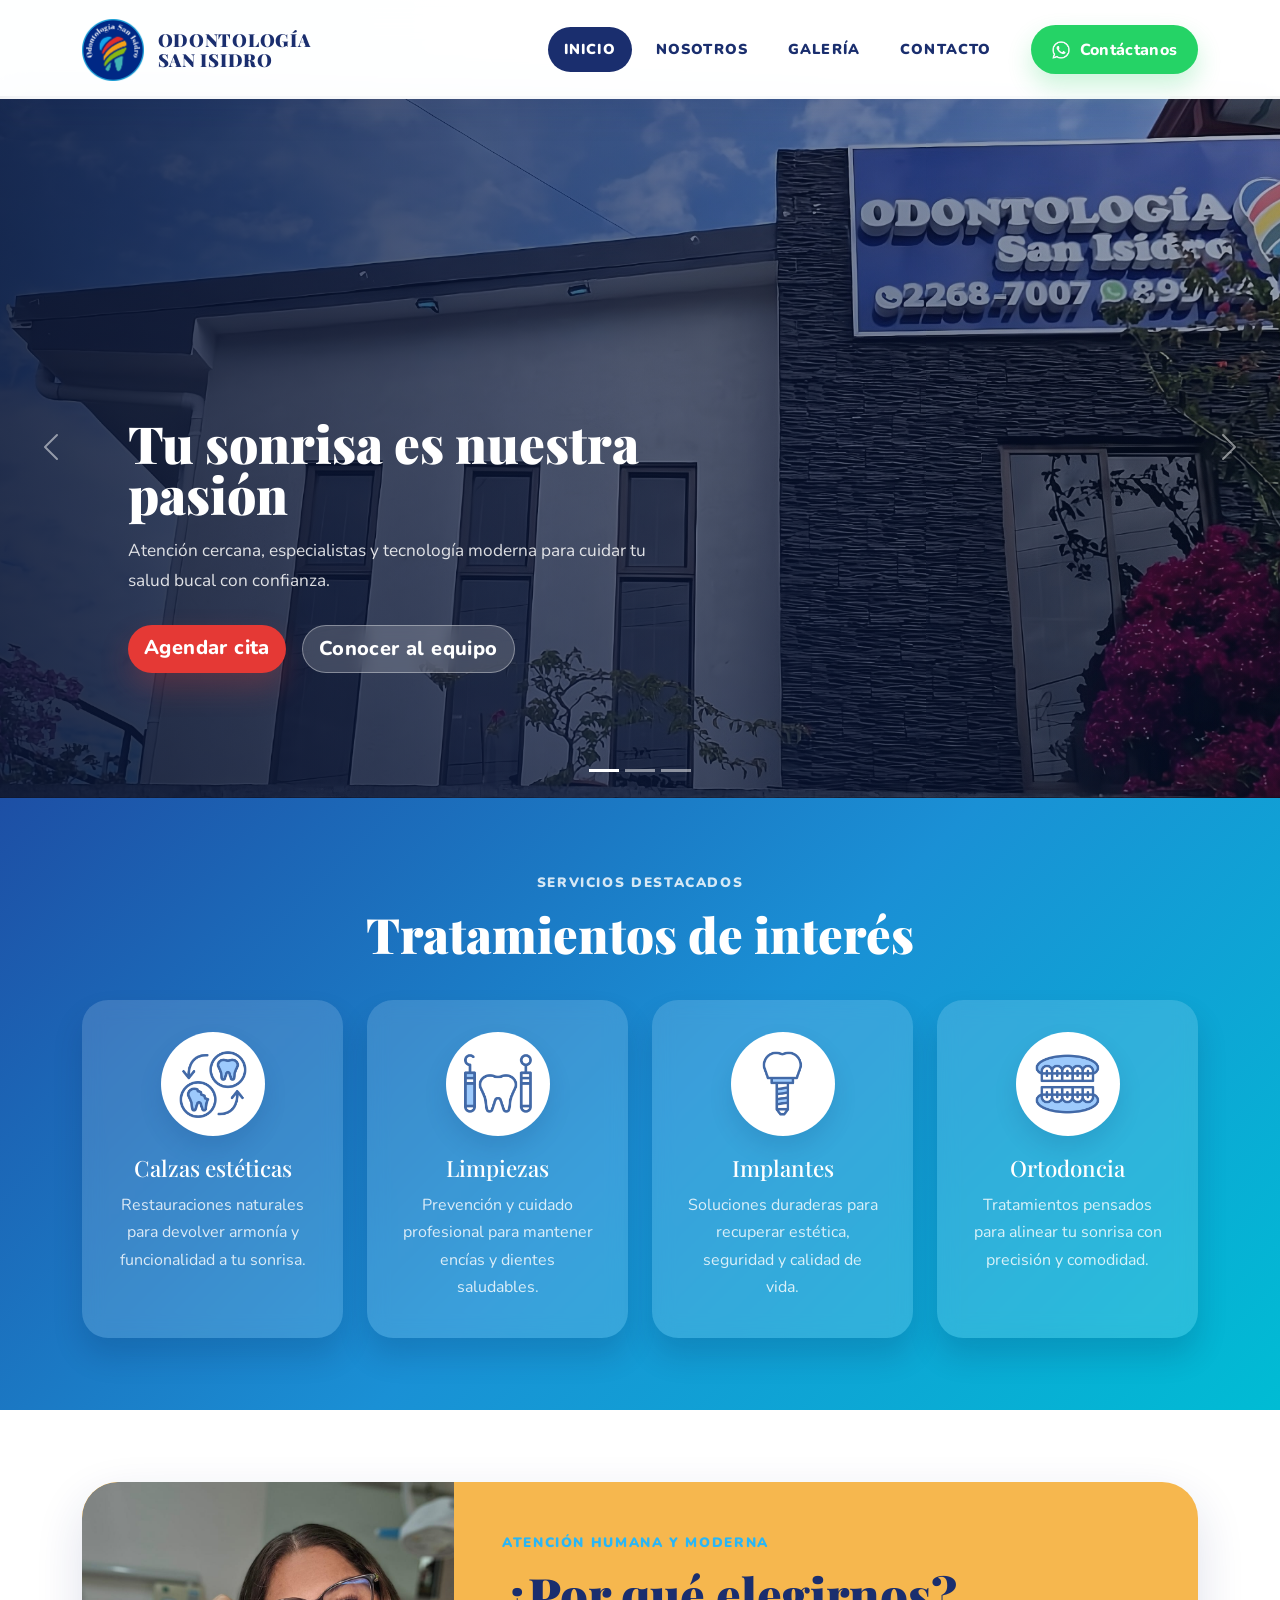
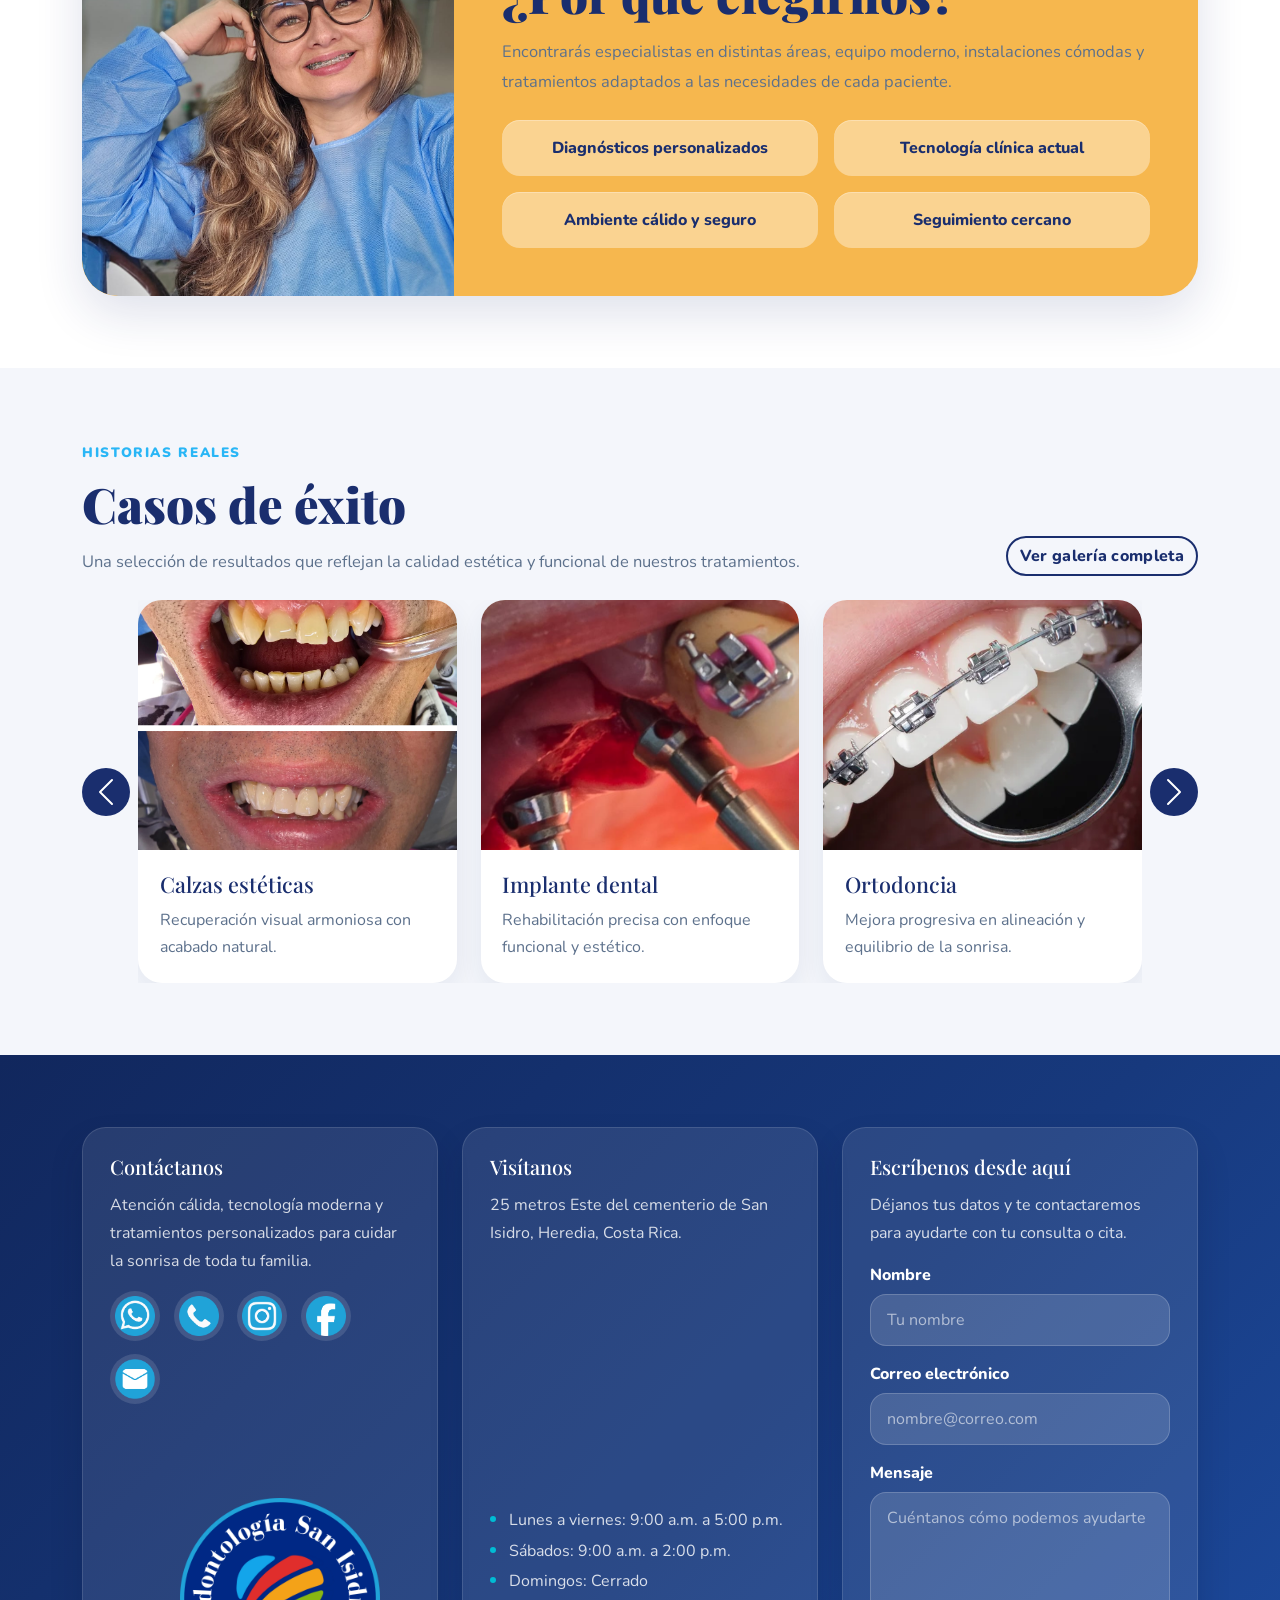
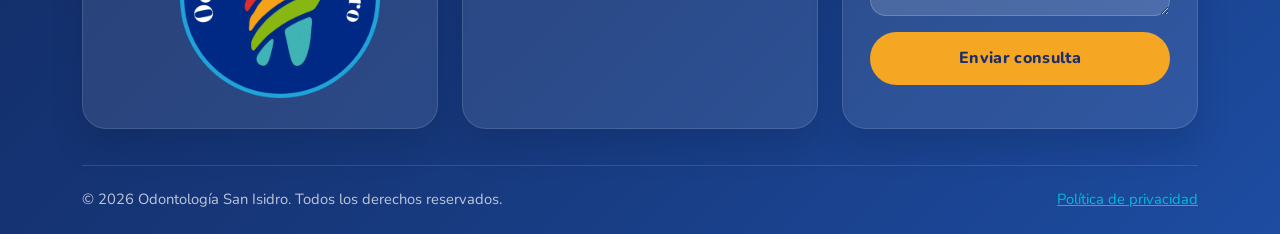
<file: index.html>
<!DOCTYPE html>
<html lang="es">
  <head>
    <meta charset="UTF-8">
    <meta name="viewport" content="width=device-width, initial-scale=1.0">
    <meta name="author" content="Iris Bejarano Durán">
    <meta name="owner" content="Odontología San Isidro">
    <meta name="description" content="Clínica odontológica en San Isidro de Heredia con atención integral, especialistas y tecnología moderna para cuidar tu sonrisa.">
    <meta name="keywords" content="odontología, clínica dental, San Isidro, Heredia, implantes, ortodoncia, estética dental, limpieza dental">
    <meta name="robots" content="index, follow">
    <link rel="stylesheet" href="css/bootstrap.min.css">
    <link rel="stylesheet" href="css/styles.css">
    <link rel="shortcut icon" href="img/logos/logoOSI.ico" type="image/x-icon">
    <title>Odontología San Isidro</title>
  </head>
  <body>
    <header>
      <nav class="navbar navbar-expand-lg fixed-top navbar-shell">
        <div class="container">
          <a class="navbar-brand brand-lockup" href="index.html">
            <img src="img/logos/LogoOSI.png" alt="Logo de Odontología San Isidro">
            <span class="brand-text">ODONTOLOGÍA<br>SAN ISIDRO</span>
          </a>

          <button class="navbar-toggler" type="button" data-bs-toggle="collapse" data-bs-target="#mainNav" aria-controls="mainNav" aria-expanded="false" aria-label="Abrir navegación">
            <span class="navbar-toggler-icon"></span>
          </button>

          <div class="collapse navbar-collapse" id="mainNav">
            <ul class="navbar-nav ms-auto align-items-lg-center gap-lg-2">
              <li class="nav-item">
                <a class="nav-link active" aria-current="page" href="index.html">Inicio</a>
              </li>
              <li class="nav-item">
                <a class="nav-link" href="nosotros.html">Nosotros</a>
              </li>
              <li class="nav-item">
                <a class="nav-link" href="galeria.html">Galería</a>
              </li>
              <li class="nav-item">
                <a class="nav-link" href="contacto.html">Contacto</a>
              </li>
              <li class="nav-item ms-lg-3">
                <a class="btn btn-whatsapp" href="https://wa.me/50689914444" target="_blank" rel="noopener">
                  <img src="img/whatsapp.png" alt="Ícono de WhatsApp">
                  <span>Contáctanos</span>
                </a>
              </li>
            </ul>
          </div>
        </div>
      </nav>
    </header>

    <main>
      <section class="hero-carousel">
        <div id="clinicaCarousel" class="carousel slide carousel-fade clinica-carousel" data-bs-ride="carousel">
          <div class="carousel-indicators">
            <button type="button" data-bs-target="#clinicaCarousel" data-bs-slide-to="0" class="active" aria-current="true" aria-label="Slide 1"></button>
            <button type="button" data-bs-target="#clinicaCarousel" data-bs-slide-to="1" aria-label="Slide 2"></button>
            <button type="button" data-bs-target="#clinicaCarousel" data-bs-slide-to="2" aria-label="Slide 3"></button>
          </div>

          <div class="carousel-inner">
            <div class="carousel-item active">
              <img src="img/clinica.jpeg" class="d-block w-100 hero-media" alt="Clínica Odontología San Isidro">
              <div class="carousel-caption">
                <h1>Tu sonrisa es nuestra pasión</h1>
                <p>Atención cercana, especialistas y tecnología moderna para cuidar tu salud bucal con confianza.</p>
                <div class="d-flex flex-wrap gap-3 justify-content-center justify-content-lg-start">
                  <a class="btn btn-brand-primary btn-lg" href="contacto.html">Agendar cita</a>
                  <a class="btn btn-brand-light btn-lg" href="nosotros.html">Conocer al equipo</a>
                </div>
              </div>
            </div>

            <div class="carousel-item">
              <img src="img/especialistas.png" class="d-block w-100 hero-media" alt="Equipo de especialistas">
              <div class="carousel-caption">
                <h2>Especialistas a tu servicio</h2>
                <p>Profesionales comprometidos con tratamientos personalizados y una experiencia cálida en cada visita.</p>
                <div class="d-flex flex-wrap gap-3 justify-content-center justify-content-lg-start">
                  <a class="btn btn-brand-primary btn-lg" href="nosotros.html">Ver especialistas</a>
                  <a class="btn btn-brand-light btn-lg" href="galeria.html">Explorar resultados</a>
                </div>
              </div>
            </div>

            <div class="carousel-item">
              <img src="img/silladental.jpeg" class="d-block w-100 hero-media" alt="Instalaciones y tecnología dental">
              <div class="carousel-caption">
                <h2>Tecnología de vanguardia</h2>
                <p>Instalaciones modernas y equipos actualizados para brindarte seguridad, estética y bienestar.</p>
                <div class="d-flex flex-wrap gap-3 justify-content-center justify-content-lg-start">
                  <a class="btn btn-brand-primary btn-lg" href="contacto.html">Solicitar valoración</a>
                  <a class="btn btn-brand-light btn-lg" href="galeria.html">Ver casos de éxito</a>
                </div>
              </div>
            </div>
          </div>

          <button class="carousel-control-prev" type="button" data-bs-target="#clinicaCarousel" data-bs-slide="prev">
            <span class="carousel-control-prev-icon" aria-hidden="true"></span>
            <span class="visually-hidden">Anterior</span>
          </button>
          <button class="carousel-control-next" type="button" data-bs-target="#clinicaCarousel" data-bs-slide="next">
            <span class="carousel-control-next-icon" aria-hidden="true"></span>
            <span class="visually-hidden">Siguiente</span>
          </button>
        </div>
      </section>

      <section class="treatments-section py-5">
        <div class="container py-lg-4">
          <div class="section-heading text-center">
            <span class="section-kicker section-kicker-light">Servicios destacados</span>
            <h2 class="section-title text-white">Tratamientos de interés</h2>
          </div>

          <div class="row g-4 justify-content-center mt-2">
            <div class="col-6 col-md-6 col-lg-3">
              <article class="card service-card h-100 border-0 text-center">
                <div class="service-icon">
                  <img src="img/iconos/calzas.png" alt="Calzas estéticas">
                </div>
                <div class="card-body pt-0">
                  <h3 class="card-title">Calzas estéticas</h3>
                  <p class="card-text">Restauraciones naturales para devolver armonía y funcionalidad a tu sonrisa.</p>
                </div>
              </article>
            </div>

            <div class="col-6 col-md-6 col-lg-3">
              <article class="card service-card h-100 border-0 text-center">
                <div class="service-icon">
                  <img src="img/iconos/limpieza.png" alt="Limpiezas dentales">
                </div>
                <div class="card-body pt-0">
                  <h3 class="card-title">Limpiezas</h3>
                  <p class="card-text">Prevención y cuidado profesional para mantener encías y dientes saludables.</p>
                </div>
              </article>
            </div>

            <div class="col-6 col-md-6 col-lg-3">
              <article class="card service-card h-100 border-0 text-center">
                <div class="service-icon">
                  <img src="img/iconos/implante.png" alt="Implantes dentales">
                </div>
                <div class="card-body pt-0">
                  <h3 class="card-title">Implantes</h3>
                  <p class="card-text">Soluciones duraderas para recuperar estética, seguridad y calidad de vida.</p>
                </div>
              </article>
            </div>

            <div class="col-6 col-md-6 col-lg-3">
              <article class="card service-card h-100 border-0 text-center">
                <div class="service-icon">
                  <img src="img/iconos/ortodoncia.png" alt="Ortodoncia">
                </div>
                <div class="card-body pt-0">
                  <h3 class="card-title">Ortodoncia</h3>
                  <p class="card-text">Tratamientos pensados para alinear tu sonrisa con precisión y comodidad.</p>
                </div>
              </article>
            </div>
          </div>
        </div>
      </section>

      <section class="py-5 bg-white">
        <div class="container py-lg-4">
          <div class="feature-panel">
            <div class="row g-0 align-items-stretch">
              <div class="col-lg-4">
                <img src="img/doctora.jpeg" class="feature-image" alt="Doctora especialista de la clínica">
              </div>
              <div class="col-lg-8">
                <div class="feature-copy">
                  <span class="section-kicker">Atención humana y moderna</span>
                  <h2 class="section-title">¿Por qué elegirnos?</h2>
                  <p class="section-copy mb-4">Encontrarás especialistas en distintas áreas, equipo moderno, instalaciones cómodas y tratamientos adaptados a las necesidades de cada paciente.</p>
                  <div class="row g-3">
                    <div class="col-md-6">
                      <div class="feature-badge">Diagnósticos personalizados</div>
                    </div>
                    <div class="col-md-6">
                      <div class="feature-badge">Tecnología clínica actual</div>
                    </div>
                    <div class="col-md-6">
                      <div class="feature-badge">Ambiente cálido y seguro</div>
                    </div>
                    <div class="col-md-6">
                      <div class="feature-badge">Seguimiento cercano</div>
                    </div>
                  </div>
                </div>
              </div>
            </div>
          </div>
        </div>
      </section>

      <section class="results-section py-5">
        <div class="container py-lg-4">
          <div class="d-flex flex-column flex-lg-row align-items-lg-end justify-content-between gap-3 mb-4">
            <div>
              <span class="section-kicker">Historias reales</span>
              <h2 class="section-title">Casos de éxito</h2>
              <p class="section-copy mb-0">Una selección de resultados que reflejan la calidad estética y funcional de nuestros tratamientos.</p>
            </div>
            <a href="galeria.html" class="btn btn-outline-brand">Ver galería completa</a>
          </div>

          <div id="casesCarousel" class="carousel slide results-carousel" data-bs-ride="carousel">
            <div class="carousel-inner">
              <div class="carousel-item active">
                <div class="row g-4">
                  <div class="col-md-4">
                    <article class="card case-card h-100">
                      <img src="img/casos/antes-despues.png" class="card-img-top" alt="Caso de calzas estéticas">
                      <div class="card-body">
                        <h3 class="case-title">Calzas estéticas</h3>
                        <p class="card-text">Recuperación visual armoniosa con acabado natural.</p>
                      </div>
                    </article>
                  </div>
                  <div class="col-md-4">
                    <article class="card case-card h-100">
                      <img src="img/casos/implante.png" class="card-img-top" alt="Caso de implante dental">
                      <div class="card-body">
                        <h3 class="case-title">Implante dental</h3>
                        <p class="card-text">Rehabilitación precisa con enfoque funcional y estético.</p>
                      </div>
                    </article>
                  </div>
                  <div class="col-md-4">
                    <article class="card case-card h-100">
                      <img src="img/casos/ortodoncia.png" class="card-img-top" alt="Caso de ortodoncia">
                      <div class="card-body">
                        <h3 class="case-title">Ortodoncia</h3>
                        <p class="card-text">Mejora progresiva en alineación y equilibrio de la sonrisa.</p>
                      </div>
                    </article>
                  </div>
                </div>
              </div>

              <div class="carousel-item">
                <div class="row g-4">
                  <div class="col-md-4">
                    <article class="card case-card h-100">
                      <img src="img/casos/limpieza.png" class="card-img-top" alt="Caso de limpieza dental">
                      <div class="card-body">
                        <h3 class="case-title">Limpieza dental</h3>
                        <p class="card-text">Resultado fresco y saludable con enfoque preventivo.</p>
                      </div>
                    </article>
                  </div>
                  <div class="col-md-4">
                    <article class="card case-card h-100">
                      <img src="img/casos/calzas2.png" class="card-img-top" alt="Caso de restauración dental">
                      <div class="card-body">
                        <h3 class="case-title">Restauración completa</h3>
                        <p class="card-text">Reconstrucción estética para devolver confianza al sonreír.</p>
                      </div>
                    </article>
                  </div>
                  <div class="col-md-4">
                    <article class="card case-card h-100">
                      <img src="img/casos/implante2.png" class="card-img-top" alt="Caso de rehabilitación oral">
                      <div class="card-body">
                        <h3 class="case-title">Rehabilitación oral</h3>
                        <p class="card-text">Tratamiento integral para recuperar función y estabilidad.</p>
                      </div>
                    </article>
                  </div>
                </div>
              </div>
            </div>

            <button class="carousel-control-prev" type="button" data-bs-target="#casesCarousel" data-bs-slide="prev">
              <span class="carousel-control-prev-icon" aria-hidden="true"></span>
              <span class="visually-hidden">Anterior</span>
            </button>
            <button class="carousel-control-next" type="button" data-bs-target="#casesCarousel" data-bs-slide="next">
              <span class="carousel-control-next-icon" aria-hidden="true"></span>
              <span class="visually-hidden">Siguiente</span>
            </button>
          </div>
        </div>
      </section>
    </main>

    <footer class="site-footer">
      <div class="container">
        <div class="row g-4 footer-grid">
          <div class="col-lg-4">
            <div class="footer-brand footer-card">
              <h3>Contáctanos</h3>
              <p>Atención cálida, tecnología moderna y tratamientos personalizados para cuidar la sonrisa de toda tu familia.</p>
              <div class="social-links">
                <a class="social-link" href="https://wa.me/50689914444" title="WhatsApp" aria-label="WhatsApp" target="_blank" rel="noopener">
                  <img src="img/footer/whatsapp.png" alt="WhatsApp">
                </a>
                <a class="social-link" href="tel:+50622687007" title="Teléfono" aria-label="Teléfono">
                  <img src="img/footer/telefono.png" alt="Teléfono">
                </a>
                <a class="social-link" href="https://www.instagram.com/odontologiasanisidroheredia/" title="Instagram" aria-label="Instagram" target="_blank" rel="noopener">
                  <img src="img/footer/instagram.png" alt="Instagram">
                </a>
                <a class="social-link" href="https://www.facebook.com/OSIdentista?locale=es_LA" title="Facebook" aria-label="Facebook" target="_blank" rel="noopener">
                  <img src="img/footer/facebook.png" alt="Facebook">
                </a>
                <a class="social-link" href="mailto:odontologiasanisidro@yahoo.com" title="Correo electrónico" aria-label="Correo electrónico">
                  <img src="img/footer/email.png" alt="Correo electrónico">
                </a>
                <img class="logo-footer" src="img/logos/LogoOSI.png" alt="Logo de Odontología San Isidro">
              </div>
            </div>
          </div>

          <div class="col-lg-4">
            <div class="footer-card h-100">
              <h3>Visítanos</h3>
              <p>25 metros Este del cementerio de San Isidro, Heredia, Costa Rica.</p>
              <div class="mapa-embed ratio ratio-4x3">
                <iframe src="https://www.google.com/maps/embed?pb=!1m14!1m8!1m3!1d1651.9705810717533!2d-84.05519433556701!3d10.01104892174912!3m2!1i1024!2i768!4f13.1!3m3!1m2!1s0x8fa0e5df05b0f059%3A0xe1b28909065c29e3!2sOdontolog%C3%ADa%20San%20Isidro!5e0!3m2!1ses-419!2scr!4v1772909238999!5m2!1ses-419!2scr" style="border:0;" allowfullscreen="" loading="lazy" referrerpolicy="no-referrer-when-downgrade" title="Mapa de Odontología San Isidro"></iframe>
              </div>
              <ul class="footer-hours">
                <li>Lunes a viernes: 9:00 a.m. a 5:00 p.m.</li>
                <li>Sábados: 9:00 a.m. a 2:00 p.m.</li>
                <li>Domingos: Cerrado</li>
              </ul>
            </div>
          </div>

          <div class="col-lg-4">
            <div class="footer-form-card h-100">
              <h3>Escríbenos desde aquí</h3>
              <p>Déjanos tus datos y te contactaremos para ayudarte con tu consulta o cita.</p>
              <form class="footer-contact-form row g-3 needs-validation" data-form-type="footer" data-success-message="Gracias por escribirnos. Te responderemos pronto." novalidate>
                <div class="col-12">
                  <label class="form-label" for="footerNombre">Nombre</label>
                  <input class="form-control" type="text" id="footerNombre" name="nombre" placeholder="Tu nombre" required>
                  <div class="invalid-feedback">Por favor ingresa tu nombre.</div>
                </div>
                <div class="col-12">
                  <label class="form-label" for="footerCorreo">Correo electrónico</label>
                  <input class="form-control" type="email" id="footerCorreo" name="correo" placeholder="nombre@correo.com" required>
                  <div class="invalid-feedback">Ingresa un correo válido.</div>
                </div>
                <div class="col-12">
                  <label class="form-label" for="footerMensaje">Mensaje</label>
                  <textarea class="form-control" id="footerMensaje" name="mensaje" rows="4" placeholder="Cuéntanos cómo podemos ayudarte" required></textarea>
                  <div class="invalid-feedback">Escribe un mensaje breve.</div>
                </div>
                <div class="col-12">
                  <button class="btn btn-footer-submit w-100" type="submit">Enviar consulta</button>
                </div>
                <div class="col-12">
                  <div class="form-status" role="status" aria-live="polite"></div>
                </div>
              </form>
            </div>
          </div>
        </div>

        <div class="footer-bottom">
          <span>&copy; 2026 Odontología San Isidro. Todos los derechos reservados.</span>
          <span><a href="privacidad.html">Política de privacidad</a></span>
        </div>
      </div>
    </footer>

    <script src="js/bootstrap.bundle.min.js"></script>
    <script src="js/main.js"></script>
  </body>
</html>
</file>
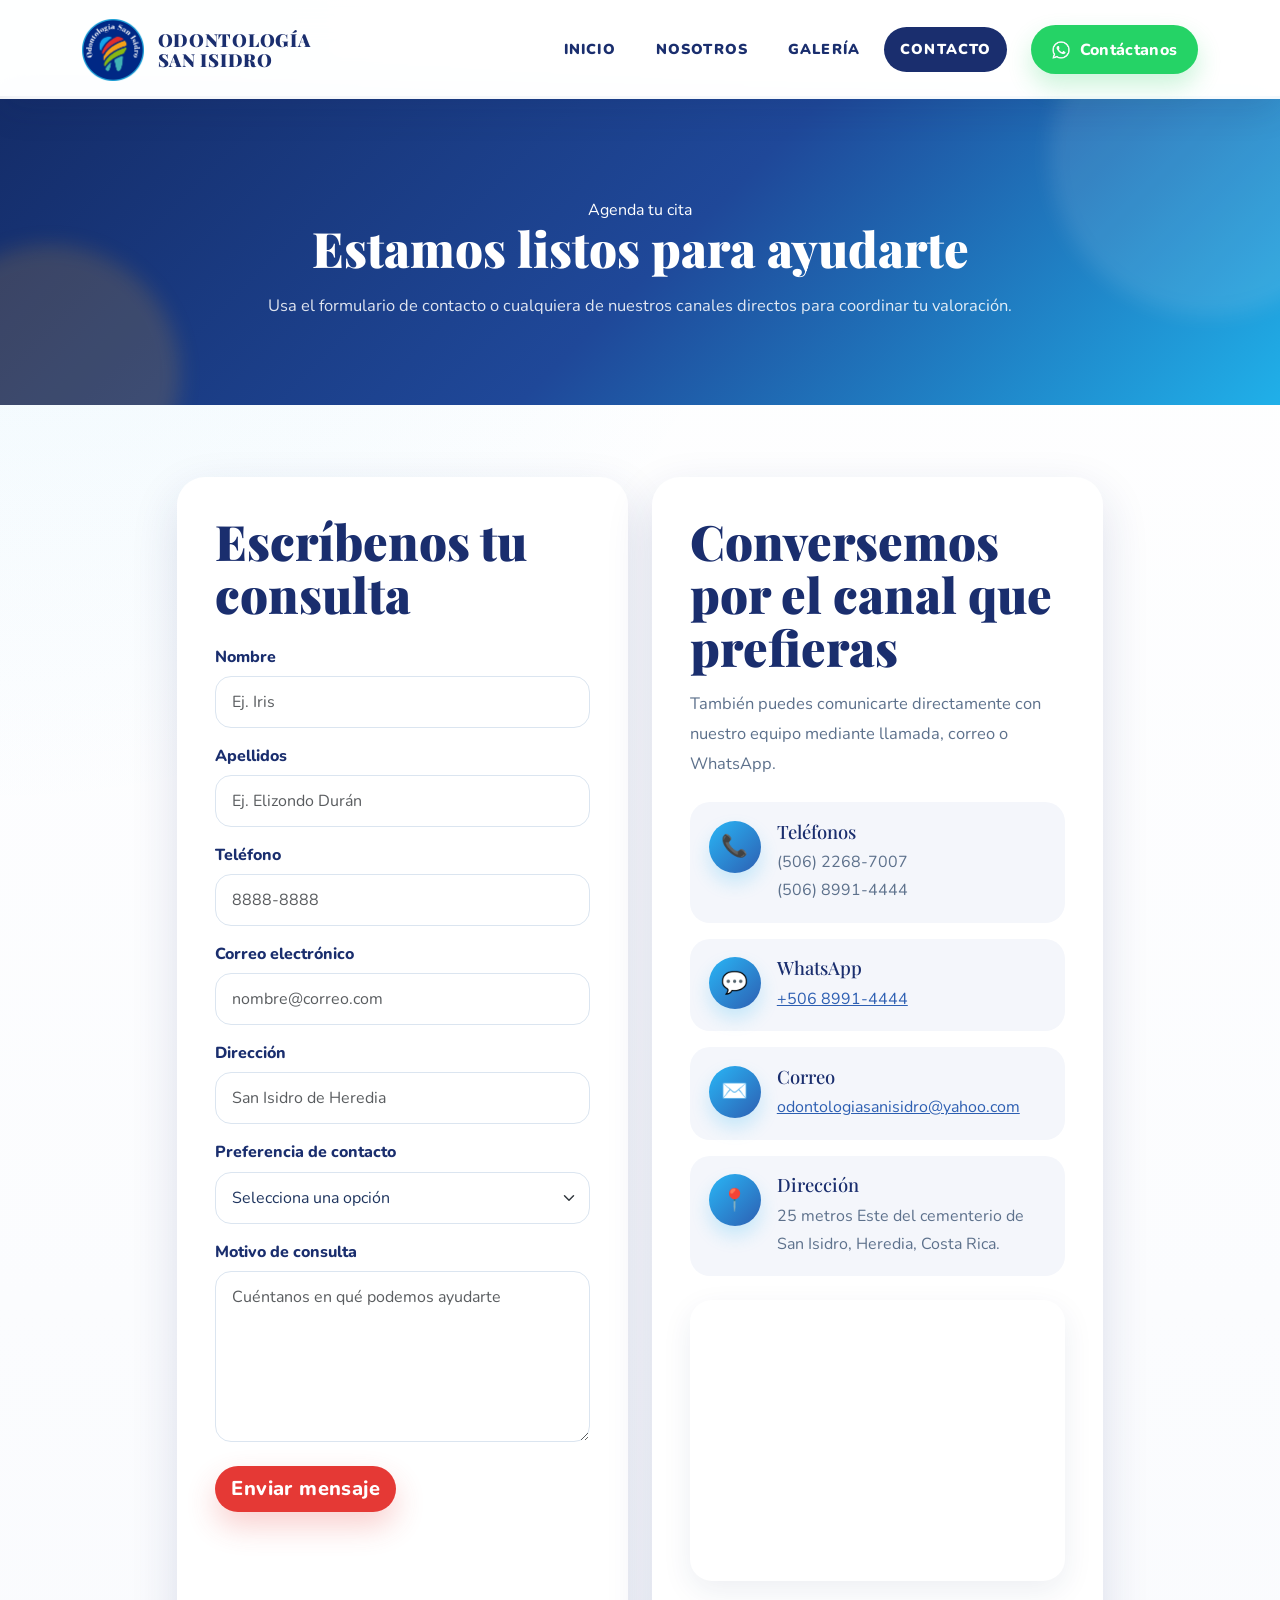
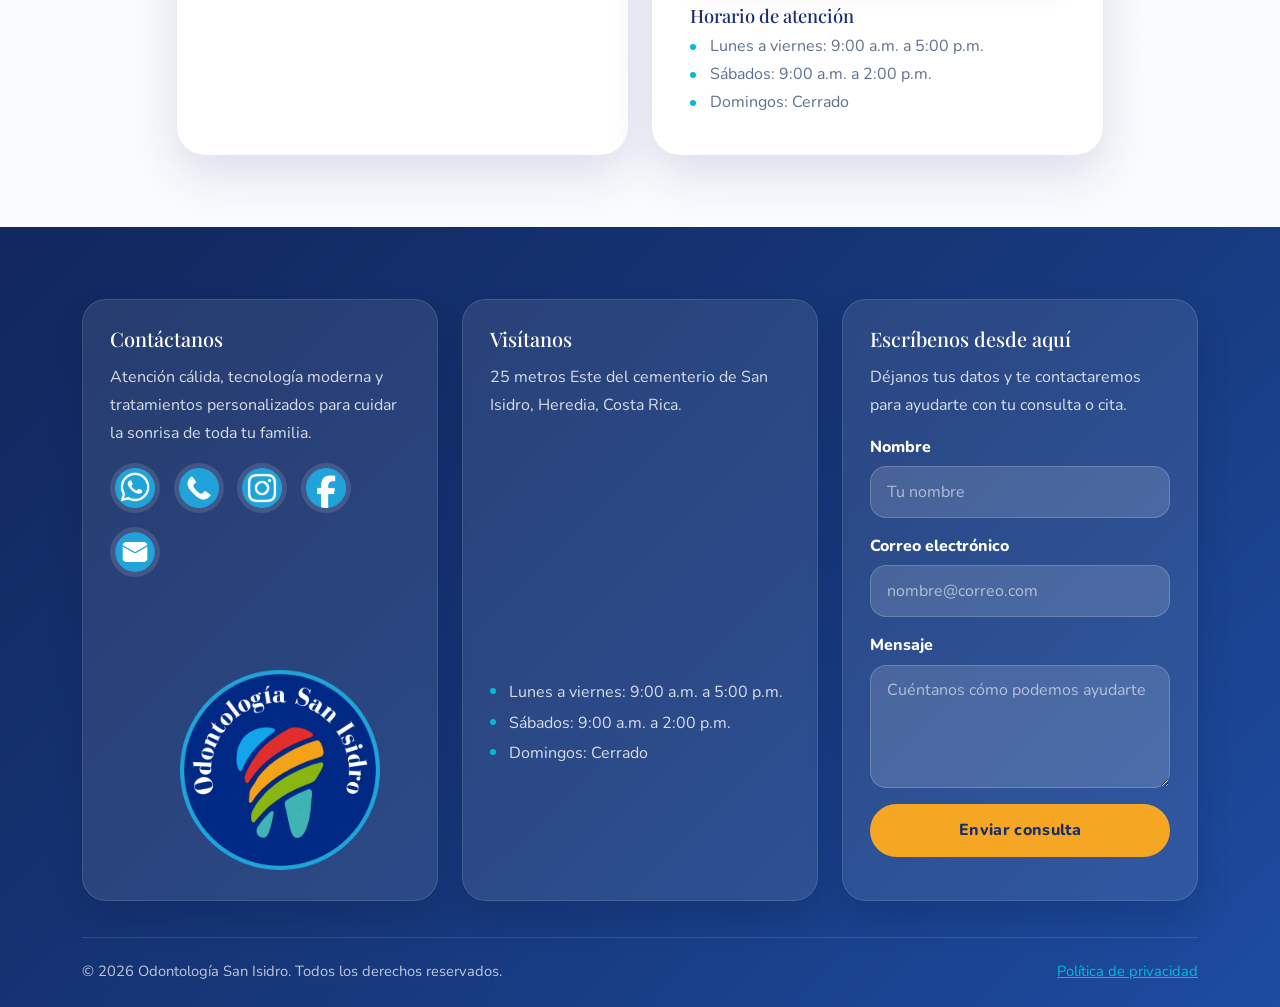
<file: contacto.html>
<!DOCTYPE html>
<html lang="es">
  <head>
    <meta charset="UTF-8">
    <meta name="viewport" content="width=device-width, initial-scale=1.0">
    <meta name="author" content="Iris Bejarano Durán">
    <meta name="owner" content="Odontología San Isidro">
    <meta name="description" content="Contáctanos para agendar tu cita en Odontología San Isidro o resolver dudas sobre nuestros tratamientos.">
    <meta name="keywords" content="contacto clínica dental, cita odontológica, WhatsApp dentista, Heredia">
    <meta name="robots" content="index, follow">
    <link rel="stylesheet" href="css/bootstrap.min.css">
    <link rel="stylesheet" href="css/styles.css">
    <link rel="shortcut icon" href="img/logos/logoOSI.ico" type="image/x-icon">
    <title>Contacto | Odontología San Isidro</title>
  </head>
  <body>
    <header>
      <nav class="navbar navbar-expand-lg fixed-top navbar-shell">
        <div class="container">
          <a class="navbar-brand brand-lockup" href="index.html">
            <img src="img/logos/LogoOSI.png" alt="Logo de Odontología San Isidro">
            <span class="brand-text">ODONTOLOGÍA<br>SAN ISIDRO</span>
          </a>

          <button class="navbar-toggler" type="button" data-bs-toggle="collapse" data-bs-target="#mainNav" aria-controls="mainNav" aria-expanded="false" aria-label="Abrir navegación">
            <span class="navbar-toggler-icon"></span>
          </button>

          <div class="collapse navbar-collapse" id="mainNav">
            <ul class="navbar-nav ms-auto align-items-lg-center gap-lg-2">
              <li class="nav-item">
                <a class="nav-link" href="index.html">Inicio</a>
              </li>
              <li class="nav-item">
                <a class="nav-link" href="nosotros.html">Nosotros</a>
              </li>
              <li class="nav-item">
                <a class="nav-link" href="galeria.html">Galería</a>
              </li>
              <li class="nav-item">
                <a class="nav-link active" aria-current="page" href="contacto.html">Contacto</a>
              </li>
              <li class="nav-item ms-lg-3">
                <a class="btn btn-whatsapp" href="https://wa.me/50689914444" target="_blank" rel="noopener">
                  <img src="img/whatsapp.png" alt="Ícono de WhatsApp">
                  <span>Contáctanos</span>
                </a>
              </li>
            </ul>
          </div>
        </div>
      </nav>
    </header>

    <main>
      <section class="page-hero">
        <div class="container text-center">
          <span class="hero-chip">Agenda tu cita</span>
          <h1 class="section-title text-white">Estamos listos para ayudarte</h1>
          <p class="section-copy section-copy-light mx-auto">Usa el formulario de contacto o cualquiera de nuestros canales directos para coordinar tu valoración.</p>
        </div>
      </section>

    <section class="py-5">
      <div class="container py-lg-4">
        <div class="row g-4 justify-content-center">
          
          <div class="col-lg-5">
            <div class="contact-form-card h-100">

              <div class="mb-4">
                <h2 class="section-title mb-0">Escríbenos tu consulta</h2>
              </div>

              <form 
                id="contactForm"
                class="needs-validation"
                data-form-type="contacto"
                data-success-message="¡Mensaje enviado! Nos pondremos en contacto muy pronto."
                novalidate
              >

                <div class="mb-3">
                  <label class="form-label" for="nombre">Nombre</label>
                  <input 
                    class="form-control"
                    type="text"
                    id="nombre"
                    name="nombre"
                    placeholder="Ej. Iris"
                    required
                  >
                  <div class="invalid-feedback">
                    Por favor ingresa tu nombre.
                  </div>
                </div>

                <div class="mb-3">
                  <label class="form-label" for="apellidos">Apellidos</label>
                  <input 
                    class="form-control"
                    type="text"
                    id="apellidos"
                    name="apellidos"
                    placeholder="Ej. Elizondo Durán"
                    required
                  >
                  <div class="invalid-feedback">
                    Por favor ingresa tus apellidos.
                  </div>
                </div>

                <div class="mb-3">
                  <label class="form-label" for="telefono">Teléfono</label>
                  <input 
                    class="form-control"
                    type="tel"
                    id="telefono"
                    name="telefono"
                    placeholder="8888-8888"
                    required
                  >
                  <div class="invalid-feedback">
                    Por favor ingresa tu teléfono.
                  </div>
                </div>

                <div class="mb-3">
                  <label class="form-label" for="correo">Correo electrónico</label>
                  <input 
                    class="form-control"
                    type="email"
                    id="correo"
                    name="correo"
                    placeholder="nombre@correo.com"
                    required
                  >
                  <div class="invalid-feedback">
                    Ingresa un correo válido.
                  </div>
                </div>

                <div class="mb-3">
                  <label class="form-label" for="direccion">Dirección</label>
                  <input 
                    class="form-control"
                    type="text"
                    id="direccion"
                    name="direccion"
                    placeholder="San Isidro de Heredia"
                  >
                </div>

                <div class="mb-3">
                  <label class="form-label" for="preferencia">
                    Preferencia de contacto
                  </label>

                  <select 
                    class="form-select"
                    id="preferencia"
                    name="preferencia"
                  >
                    <option value="">Selecciona una opción</option>
                    <option>WhatsApp</option>
                    <option>Llamada telefónica</option>
                    <option>Correo electrónico</option>
                  </select>
                </div>

                <div class="mb-4">
                  <label class="form-label" for="motivo">
                    Motivo de consulta
                  </label>

                  <textarea 
                    class="form-control"
                    id="motivo"
                    name="motivo"
                    rows="6"
                    placeholder="Cuéntanos en qué podemos ayudarte"
                    required
                  ></textarea>

                  <div class="invalid-feedback">
                    Escribe el motivo de tu consulta.
                  </div>
                </div>

                <div class=" d-sm-flex">
                  <button 
                    class="btn btn-brand-primary btn-lg "
                    type="submit"
                  >
                    Enviar mensaje
                  </button>
                </div>

                <div class="mt-3">
                  <div class="form-status" role="status" aria-live="polite"></div>
                </div>

              </form>
            </div>
          </div>

          <!-- PANEL DERECHO -->
          <div class="col-lg-5">
            <div class="contact-side-panel h-100">

              <div class="mb-4">
                <h2 class="section-title mb-3">Conversemos por el canal que prefieras</h2>
                <p class="section-copy mb-0">
                  También puedes comunicarte directamente con nuestro equipo mediante llamada, correo o WhatsApp.
                </p>
              </div>

              <div class="row row-cols-1 row-cols-sm-2 row-cols-lg-1 g-3">
                <div class="col">
                  <article class="contact-info-card h-100">
                    <div class="contact-icon">📞</div>
                    <div>
                      <h3>Teléfonos</h3>
                      <p>
                        (506) 2268-7007<br>
                        (506) 8991-4444
                      </p>
                    </div>
                  </article>
                </div>

                <div class="col">
                  <article class="contact-info-card h-100">
                    <div class="contact-icon">💬</div>
                    <div>
                      <h3>WhatsApp</h3>
                      <p>
                        <a href="https://wa.me/50689914444" target="_blank" rel="noopener">
                          +506 8991-4444
                        </a>
                      </p>
                    </div>
                  </article>
                </div>

                <div class="col">
                  <article class="contact-info-card h-100">
                    <div class="contact-icon">✉️</div>
                    <div>
                      <h3>Correo</h3>
                      <p>
                        <a href="mailto:odontologiasanisidro@yahoo.com">
                          odontologiasanisidro@yahoo.com
                        </a>
                      </p>
                    </div>
                  </article>
                </div>
                
                <div class="col">
                  <article class="contact-info-card h-100">
                    <div class="contact-icon">📍</div>
                    <div>
                      <h3>Dirección</h3>
                      <p>
                        25 metros Este del cementerio de San Isidro,
                        Heredia, Costa Rica.
                      </p>
                    </div>
                  </article>
                </div>
                
              </div>

              <div class="contact-map mt-4">
                <div class="ratio ratio-4x3">
                  <iframe 
                    src="https://www.google.com/maps/embed?pb=!1m14!1m8!1m3!1d1651.9705810717533!2d-84.05519433556701!3d10.01104892174912!3m2!1i1024!2i768!4f13.1!3m3!1m2!1s0x8fa0e5df05b0f059%3A0xe1b28909065c29e3!2sOdontolog%C3%ADa%20San%20Isidro!5e0!3m2!1ses-419!2scr!4v1772909238999!5m2!1ses-419!2scr"
                    style="border:0;"
                    allowfullscreen=""
                    loading="lazy"
                    referrerpolicy="no-referrer-when-downgrade"
                    title="Mapa de Odontología San Isidro"
                  ></iframe>
                </div>
              </div>

              <div class="contact-hours mt-4">
                <h3>Horario de atención</h3>

                <ul>
                  <li>Lunes a viernes: 9:00 a.m. a 5:00 p.m.</li>
                  <li>Sábados: 9:00 a.m. a 2:00 p.m.</li>
                  <li>Domingos: Cerrado</li>
                </ul>
              </div>

            </div>
          </div>

        </div>
      </div>
    </section>
    </main>

    <footer class="site-footer">
      <div class="container">
        <div class="row g-4 footer-grid">
          <div class="col-lg-4">
            <div class="footer-brand footer-card">
              <h3>Contáctanos</h3>
              <p>Atención cálida, tecnología moderna y tratamientos personalizados para cuidar la sonrisa de toda tu familia.</p>
              <div class="social-links">
                <a class="social-link" href="https://wa.me/50689914444" title="WhatsApp" aria-label="WhatsApp" target="_blank" rel="noopener">
                  <img src="img/footer/whatsapp.png" alt="WhatsApp">
                </a>
                <a class="social-link" href="tel:+50622687007" title="Teléfono" aria-label="Teléfono">
                  <img src="img/footer/telefono.png" alt="Teléfono">
                </a>
                <a class="social-link" href="https://www.instagram.com/odontologiasanisidroheredia/" title="Instagram" aria-label="Instagram" target="_blank" rel="noopener">
                  <img src="img/footer/instagram.png" alt="Instagram">
                </a>
                <a class="social-link" href="https://www.facebook.com/OSIdentista?locale=es_LA" title="Facebook" aria-label="Facebook" target="_blank" rel="noopener">
                  <img src="img/footer/facebook.png" alt="Facebook">
                </a>
                <a class="social-link" href="mailto:odontologiasanisidro@yahoo.com" title="Correo electrónico" aria-label="Correo electrónico">
                  <img src="img/footer/email.png" alt="Correo electrónico">
                </a>
                <img class="logo-footer" src="img/logos/LogoOSI.png" alt="Logo de Odontología San Isidro">
              </div>
            </div>
          </div>

          <div class="col-lg-4">
            <div class="footer-card h-100">
              <h3>Visítanos</h3>
              <p>25 metros Este del cementerio de San Isidro, Heredia, Costa Rica.</p>
              <div class="mapa-embed ratio ratio-4x3">
                <iframe src="https://www.google.com/maps/embed?pb=!1m14!1m8!1m3!1d1651.9705810717533!2d-84.05519433556701!3d10.01104892174912!3m2!1i1024!2i768!4f13.1!3m3!1m2!1s0x8fa0e5df05b0f059%3A0xe1b28909065c29e3!2sOdontolog%C3%ADa%20San%20Isidro!5e0!3m2!1ses-419!2scr!4v1772909238999!5m2!1ses-419!2scr" style="border:0;" allowfullscreen="" loading="lazy" referrerpolicy="no-referrer-when-downgrade" title="Mapa de Odontología San Isidro"></iframe>
              </div>
              <ul class="footer-hours">
                <li>Lunes a viernes: 9:00 a.m. a 5:00 p.m.</li>
                <li>Sábados: 9:00 a.m. a 2:00 p.m.</li>
                <li>Domingos: Cerrado</li>
              </ul>
            </div>
          </div>

          <div class="col-lg-4">
            <div class="footer-form-card h-100">
              <h3>Escríbenos desde aquí</h3>
              <p>Déjanos tus datos y te contactaremos para ayudarte con tu consulta o cita.</p>
              <form class="footer-contact-form row g-3 needs-validation" data-form-type="footer" data-success-message="Gracias por escribirnos. Te responderemos pronto." novalidate>
                <div class="col-12">
                  <label class="form-label" for="footerNombre">Nombre</label>
                  <input class="form-control" type="text" id="footerNombre" name="nombre" placeholder="Tu nombre" required>
                  <div class="invalid-feedback">Por favor ingresa tu nombre.</div>
                </div>
                <div class="col-12">
                  <label class="form-label" for="footerCorreo">Correo electrónico</label>
                  <input class="form-control" type="email" id="footerCorreo" name="correo" placeholder="nombre@correo.com" required>
                  <div class="invalid-feedback">Ingresa un correo válido.</div>
                </div>
                <div class="col-12">
                  <label class="form-label" for="footerMensaje">Mensaje</label>
                  <textarea class="form-control" id="footerMensaje" name="mensaje" rows="4" placeholder="Cuéntanos cómo podemos ayudarte" required></textarea>
                  <div class="invalid-feedback">Escribe un mensaje breve.</div>
                </div>
                <div class="col-12">
                  <button class="btn btn-footer-submit w-100" type="submit">Enviar consulta</button>
                </div>
                <div class="col-12">
                  <div class="form-status" role="status" aria-live="polite"></div>
                </div>
              </form>
            </div>
          </div>
        </div>

        <div class="footer-bottom">
          <span>&copy; 2026 Odontología San Isidro. Todos los derechos reservados.</span>
          <span><a href="privacidad.html">Política de privacidad</a></span>
        </div>
      </div>
    </footer>

    <script src="js/bootstrap.bundle.min.js"></script>
    <script src="js/main.js"></script>
  </body>
</html>
</file>
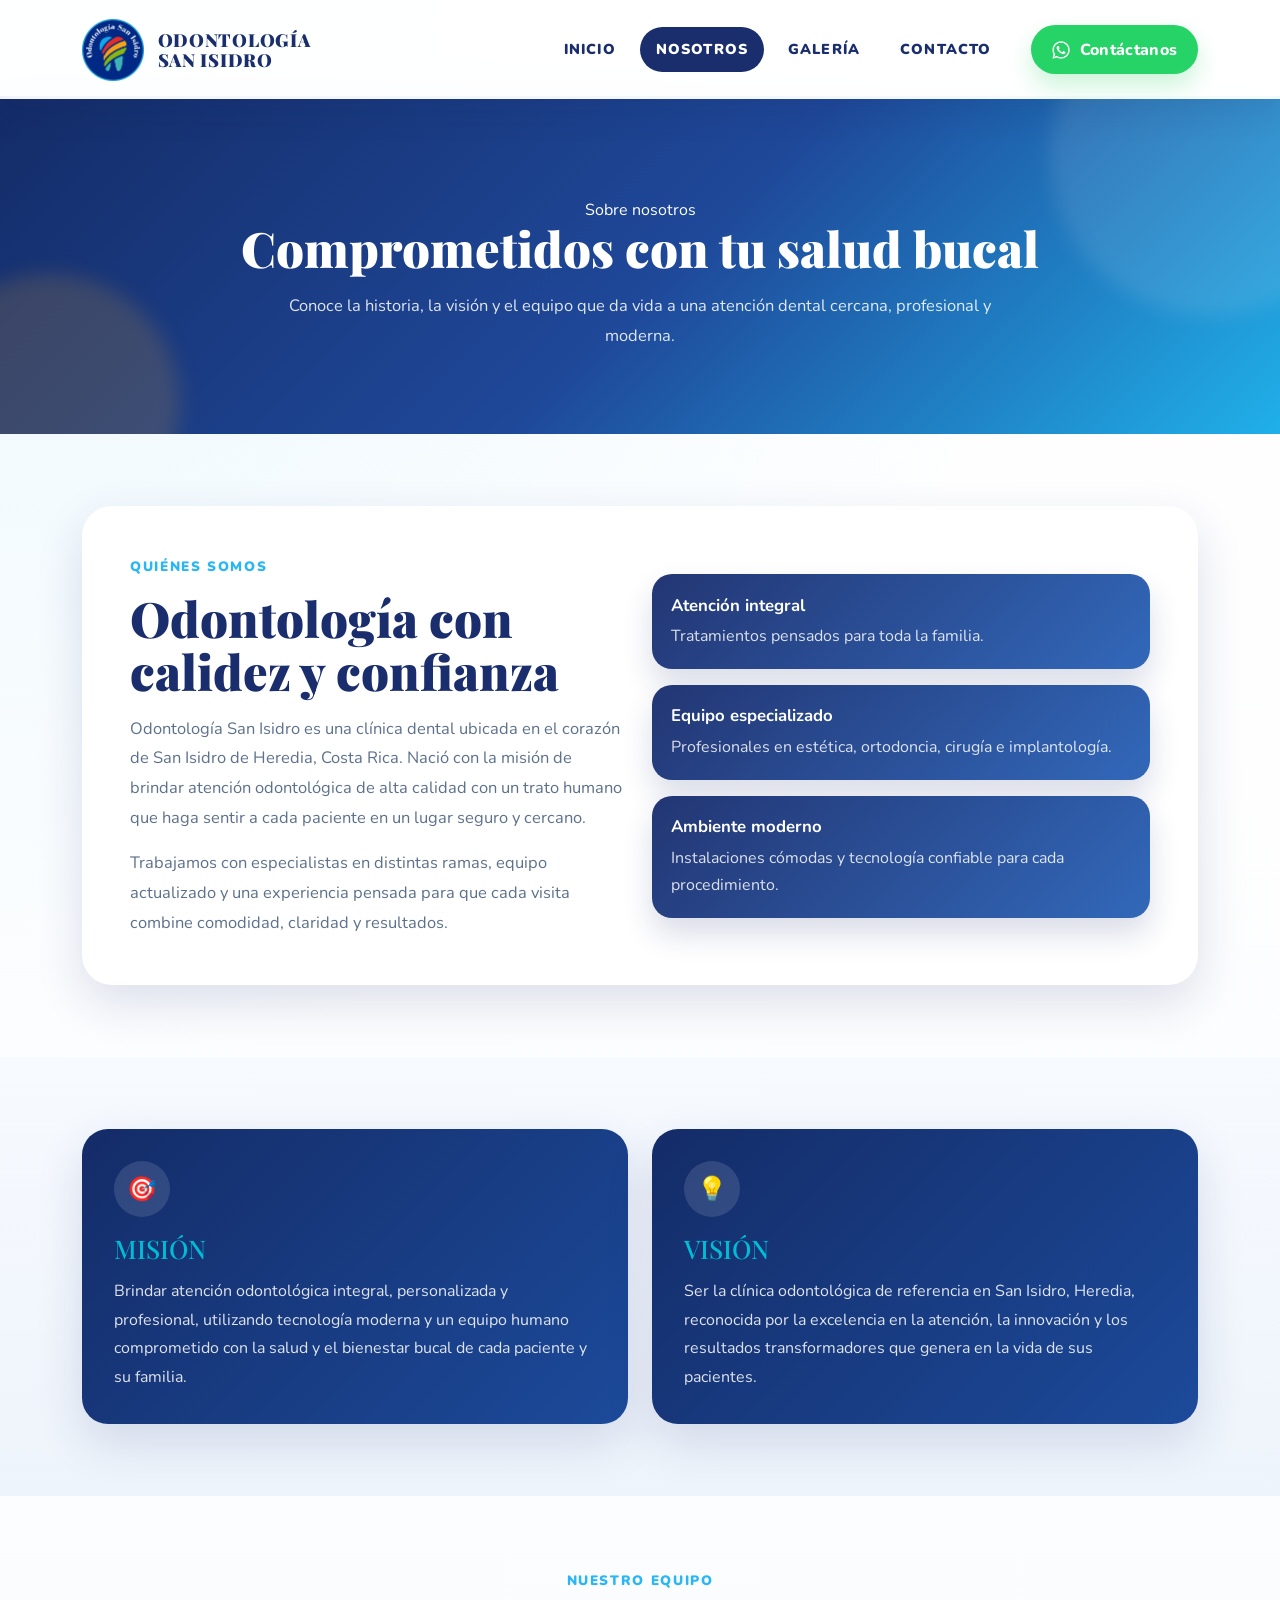
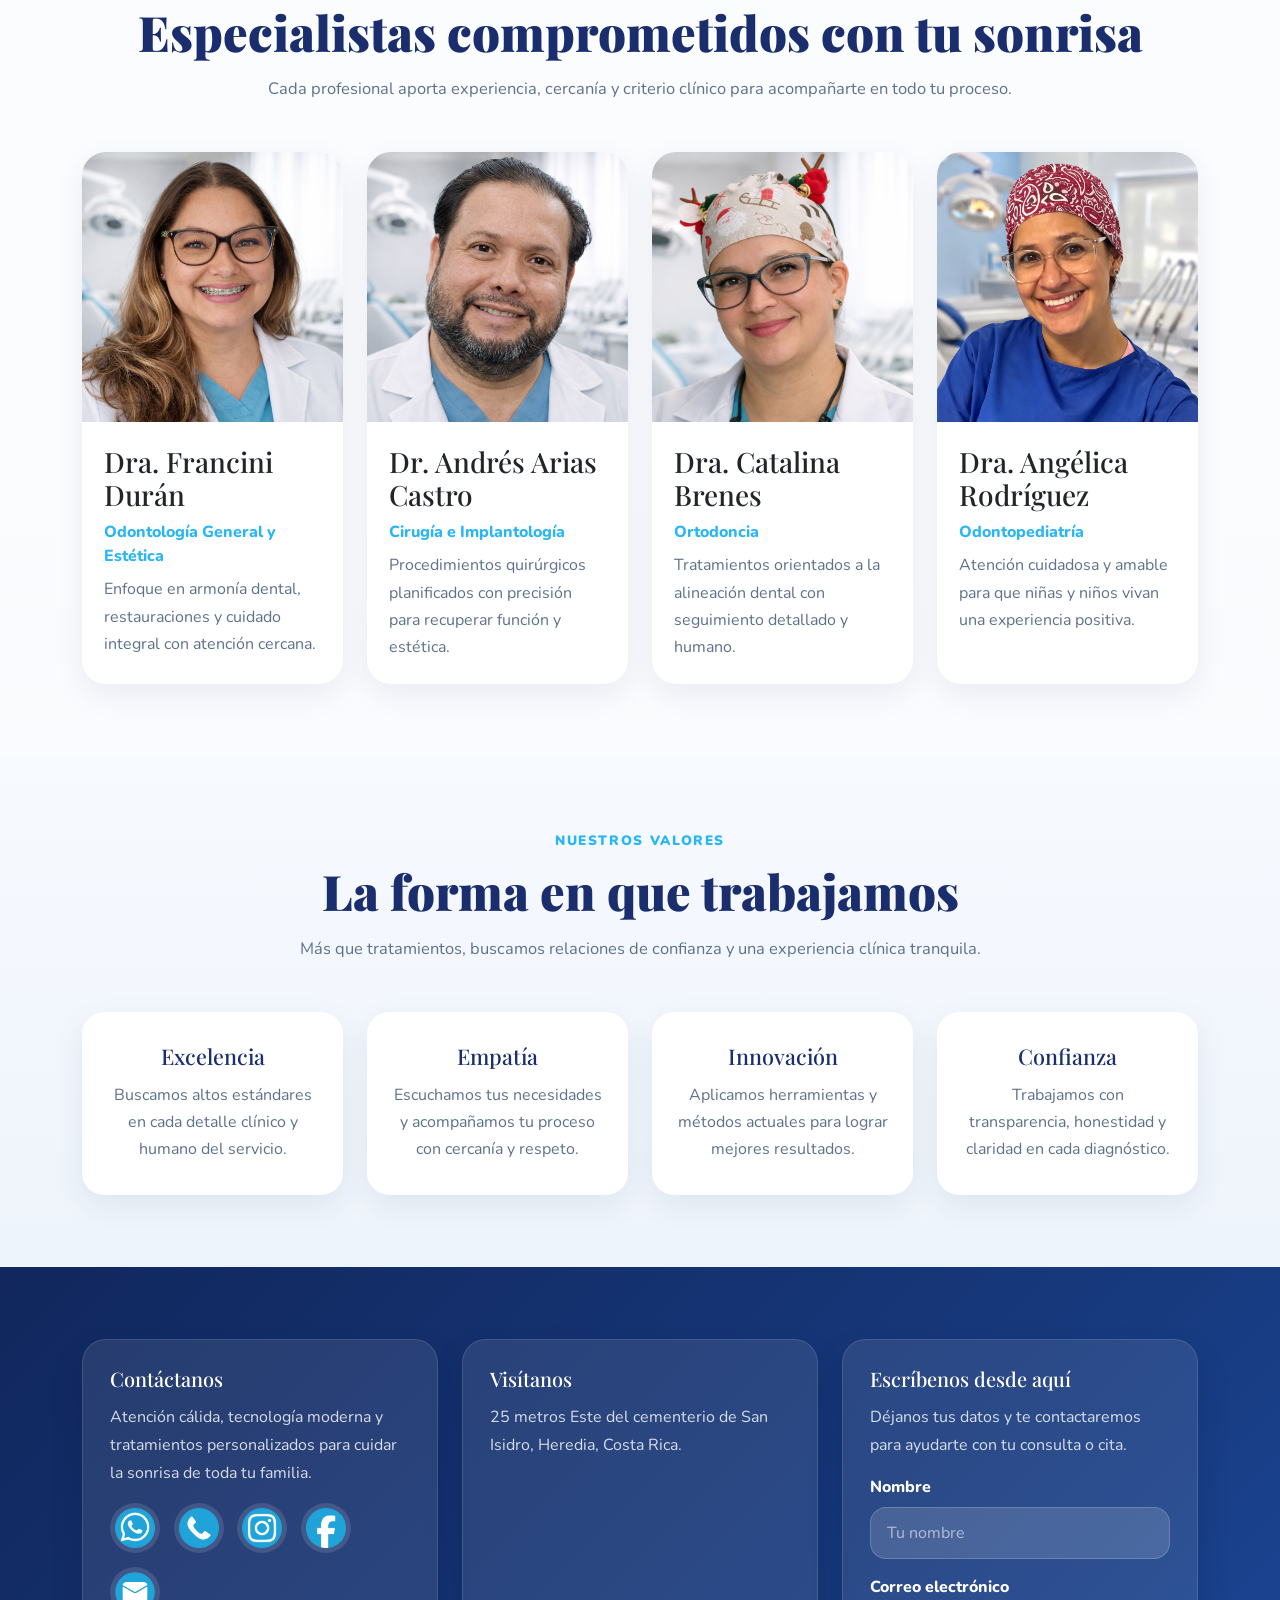
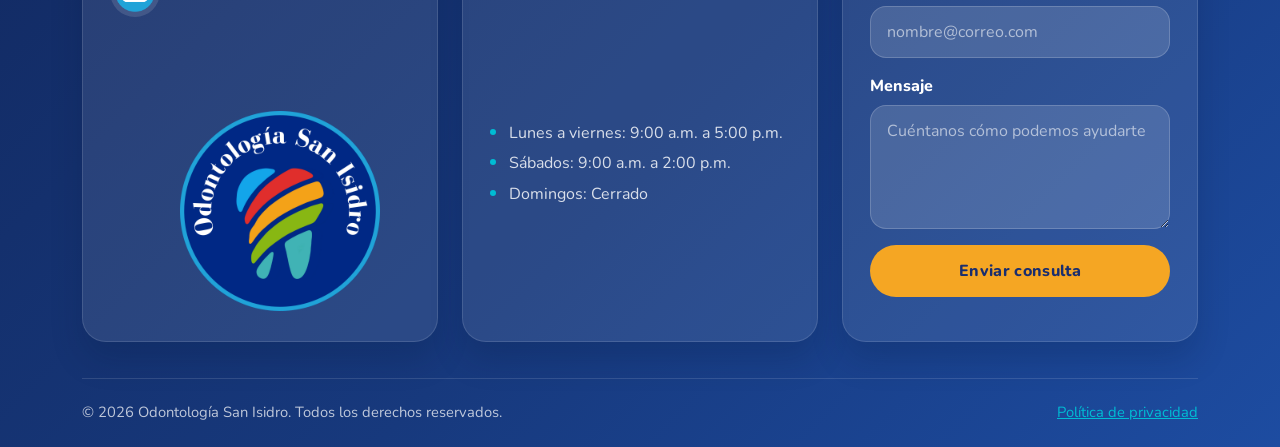
<file: nosotros.html>
<!DOCTYPE html>
<html lang="es">
  <head>
    <meta charset="UTF-8">
    <meta name="viewport" content="width=device-width, initial-scale=1.0">
    <meta name="author" content="Iris Bejarano Durán">
    <meta name="owner" content="Odontología San Isidro">
    <meta name="description" content="Conoce la historia, misión y equipo de Odontología San Isidro, una clínica dental comprometida con el cuidado integral de tu sonrisa.">
    <meta name="keywords" content="odontología, clínica dental, nosotros, especialistas, misión, visión, Heredia">
    <meta name="robots" content="index, follow">
    <link rel="stylesheet" href="css/bootstrap.min.css">
    <link rel="stylesheet" href="css/styles.css">
    <link rel="shortcut icon" href="img/logos/logoOSI.ico" type="image/x-icon">
    <title>Nosotros | Odontología San Isidro</title>
  </head>
  <body>
    <header>
      <nav class="navbar navbar-expand-lg fixed-top navbar-shell">
        <div class="container">
          <a class="navbar-brand brand-lockup" href="index.html">
            <img src="img/logos/LogoOSI.png" alt="Logo de Odontología San Isidro">
            <span class="brand-text">ODONTOLOGÍA<br>SAN ISIDRO</span>
          </a>

          <button class="navbar-toggler" type="button" data-bs-toggle="collapse" data-bs-target="#mainNav" aria-controls="mainNav" aria-expanded="false" aria-label="Abrir navegación">
            <span class="navbar-toggler-icon"></span>
          </button>

          <div class="collapse navbar-collapse" id="mainNav">
            <ul class="navbar-nav ms-auto align-items-lg-center gap-lg-2">
              <li class="nav-item">
                <a class="nav-link" href="index.html">Inicio</a>
              </li>
              <li class="nav-item">
                <a class="nav-link active" aria-current="page" href="nosotros.html">Nosotros</a>
              </li>
              <li class="nav-item">
                <a class="nav-link" href="galeria.html">Galería</a>
              </li>
              <li class="nav-item">
                <a class="nav-link" href="contacto.html">Contacto</a>
              </li>
              <li class="nav-item ms-lg-3">
                <a class="btn btn-whatsapp" href="https://wa.me/50689914444" target="_blank" rel="noopener">
                  <img src="img/whatsapp.png" alt="Ícono de WhatsApp">
                  <span>Contáctanos</span>
                </a>
              </li>
            </ul>
          </div>
        </div>
      </nav>
    </header>

    <main>
      <section class="page-hero">
        <div class="container text-center">
          <span class="hero-chip">Sobre nosotros</span>
          <h1 class="section-title text-white">Comprometidos con tu salud bucal</h1>
          <p class="section-copy section-copy-light mx-auto">Conoce la historia, la visión y el equipo que da vida a una atención dental cercana, profesional y moderna.</p>
        </div>
      </section>

      <section class="py-5">
        <div class="container py-lg-4">
          <div class="story-card">
            <div class="row align-items-center g-4">
              <div class="col-lg-6">
                <span class="section-kicker">Quiénes somos</span>
                <h2 class="section-title">Odontología con calidez y confianza</h2>
                <p class="section-copy">Odontología San Isidro es una clínica dental ubicada en el corazón de San Isidro de Heredia, Costa Rica. Nació con la misión de brindar atención odontológica de alta calidad con un trato humano que haga sentir a cada paciente en un lugar seguro y cercano.</p>
                <p class="section-copy mb-0">Trabajamos con especialistas en distintas ramas, equipo actualizado y una experiencia pensada para que cada visita combine comodidad, claridad y resultados.</p>
              </div>
              <div class="col-lg-6">
                <div class="story-highlight">
                  <div class="story-stat">
                    <strong>Atención integral</strong>
                    <span>Tratamientos pensados para toda la familia.</span>
                  </div>
                  <div class="story-stat">
                    <strong>Equipo especializado</strong>
                    <span>Profesionales en estética, ortodoncia, cirugía e implantología.</span>
                  </div>
                  <div class="story-stat">
                    <strong>Ambiente moderno</strong>
                    <span>Instalaciones cómodas y tecnología confiable para cada procedimiento.</span>
                  </div>
                </div>
              </div>
            </div>
          </div>
        </div>
      </section>

      <section class="py-5 bg-soft">
        <div class="container py-lg-4">
          <div class="row g-4">
            <div class="col-md-6">
              <article class="mission-card h-100">
                <span class="mission-icon">🎯</span>
                <h3>Misión</h3>
                <p>Brindar atención odontológica integral, personalizada y profesional, utilizando tecnología moderna y un equipo humano comprometido con la salud y el bienestar bucal de cada paciente y su familia.</p>
              </article>
            </div>
            <div class="col-md-6">
              <article class="mission-card h-100">
                <span class="mission-icon">💡</span>
                <h3>Visión</h3>
                <p>Ser la clínica odontológica de referencia en San Isidro, Heredia, reconocida por la excelencia en la atención, la innovación y los resultados transformadores que genera en la vida de sus pacientes.</p>
              </article>
            </div>
          </div>
        </div>
      </section>

      <section class="py-5">
        <div class="container py-lg-4">
          <div class="text-center mb-5">
            <span class="section-kicker">Nuestro equipo</span>
            <h2 class="section-title">Especialistas comprometidos con tu sonrisa</h2>
            <p class="section-copy mx-auto">Cada profesional aporta experiencia, cercanía y criterio clínico para acompañarte en todo tu proceso.</p>
          </div>

          <div class="row row-cols-1 row-cols-sm-2 row-cols-xl-4 g-4">
            <div class="col">
              <article class="card team-card h-100">
                <img src="img/nosotros/especialista1.png" class="card-img-top" alt="Dra. Francini Durán">
                <div class="card-body">
                  <h3 class="card-title">Dra. Francini Durán</h3>
                  <p class="team-role">Odontología General y Estética</p>
                  <p class="card-text">Enfoque en armonía dental, restauraciones y cuidado integral con atención cercana.</p>
                </div>
              </article>
            </div>

            <div class="col">
              <article class="card team-card h-100">
                <img src="img/nosotros/especialista2.png" class="card-img-top" alt="Dr. Andrés Arias">
                <div class="card-body">
                  <h3 class="card-title">Dr. Andrés Arias Castro</h3>
                  <p class="team-role">Cirugía e Implantología</p>
                  <p class="card-text">Procedimientos quirúrgicos planificados con precisión para recuperar función y estética.</p>
                </div>
              </article>
            </div>

            <div class="col">
              <article class="card team-card h-100">
                <img src="img/nosotros/especialista3.png" class="card-img-top" alt="Dra. Catalina Brenes">
                <div class="card-body">
                  <h3 class="card-title">Dra. Catalina Brenes</h3>
                  <p class="team-role">Ortodoncia</p>
                  <p class="card-text">Tratamientos orientados a la alineación dental con seguimiento detallado y humano.</p>
                </div>
              </article>
            </div>

            <div class="col">
              <article class="card team-card h-100">
                <img src="img/nosotros/especialista4.png" class="card-img-top" alt="Dra. Angélica Rodríguez">
                <div class="card-body">
                  <h3 class="card-title">Dra. Angélica Rodríguez</h3>
                  <p class="team-role">Odontopediatría</p>
                  <p class="card-text">Atención cuidadosa y amable para que niñas y niños vivan una experiencia positiva.</p>
                </div>
              </article>
            </div>
          </div>
        </div>
      </section>

      <section class="py-5 bg-soft">
        <div class="container py-lg-4">
          <div class="text-center mb-5">
            <span class="section-kicker">Nuestros valores</span>
            <h2 class="section-title">La forma en que trabajamos</h2>
            <p class="section-copy mx-auto">Más que tratamientos, buscamos relaciones de confianza y una experiencia clínica tranquila.</p>
          </div>

          <div class="row row-cols-1 row-cols-md-2 row-cols-xl-4 g-4">
            <div class="col">
              <article class="card value-card h-100">
                <h3>Excelencia</h3>
                <p>Buscamos altos estándares en cada detalle clínico y humano del servicio.</p>
              </article>
            </div>
            <div class="col">
              <article class="card value-card h-100">
                <h3>Empatía</h3>
                <p>Escuchamos tus necesidades y acompañamos tu proceso con cercanía y respeto.</p>
              </article>
            </div>
            <div class="col">
              <article class="card value-card h-100">
                <h3>Innovación</h3>
                <p>Aplicamos herramientas y métodos actuales para lograr mejores resultados.</p>
              </article>
            </div>
            <div class="col">
              <article class="card value-card h-100">
                <h3>Confianza</h3>
                <p>Trabajamos con transparencia, honestidad y claridad en cada diagnóstico.</p>
              </article>
            </div>
          </div>
        </div>
      </section>
    </main>

    <footer class="site-footer">
      <div class="container">
        <div class="row g-4 footer-grid">
          <div class="col-lg-4">
            <div class="footer-brand footer-card">
              <h3>Contáctanos</h3>
              <p>Atención cálida, tecnología moderna y tratamientos personalizados para cuidar la sonrisa de toda tu familia.</p>
              <div class="social-links">
                <a class="social-link" href="https://wa.me/50689914444" title="WhatsApp" aria-label="WhatsApp" target="_blank" rel="noopener">
                  <img src="img/footer/whatsapp.png" alt="WhatsApp">
                </a>
                <a class="social-link" href="tel:+50622687007" title="Teléfono" aria-label="Teléfono">
                  <img src="img/footer/telefono.png" alt="Teléfono">
                </a>
                <a class="social-link" href="https://www.instagram.com/odontologiasanisidroheredia/" title="Instagram" aria-label="Instagram" target="_blank" rel="noopener">
                  <img src="img/footer/instagram.png" alt="Instagram">
                </a>
                <a class="social-link" href="https://www.facebook.com/OSIdentista?locale=es_LA" title="Facebook" aria-label="Facebook" target="_blank" rel="noopener">
                  <img src="img/footer/facebook.png" alt="Facebook">
                </a>
                <a class="social-link" href="mailto:odontologiasanisidro@yahoo.com" title="Correo electrónico" aria-label="Correo electrónico">
                  <img src="img/footer/email.png" alt="Correo electrónico">
                </a>
                <img class="logo-footer" src="img/logos/LogoOSI.png" alt="Logo de Odontología San Isidro">
              </div>
            </div>
          </div>

          <div class="col-lg-4">
            <div class="footer-card h-100">
              <h3>Visítanos</h3>
              <p>25 metros Este del cementerio de San Isidro, Heredia, Costa Rica.</p>
              <div class="mapa-embed ratio ratio-4x3">
                <iframe src="https://www.google.com/maps/embed?pb=!1m14!1m8!1m3!1d1651.9705810717533!2d-84.05519433556701!3d10.01104892174912!3m2!1i1024!2i768!4f13.1!3m3!1m2!1s0x8fa0e5df05b0f059%3A0xe1b28909065c29e3!2sOdontolog%C3%ADa%20San%20Isidro!5e0!3m2!1ses-419!2scr!4v1772909238999!5m2!1ses-419!2scr" style="border:0;" allowfullscreen="" loading="lazy" referrerpolicy="no-referrer-when-downgrade" title="Mapa de Odontología San Isidro"></iframe>
              </div>
              <ul class="footer-hours">
                <li>Lunes a viernes: 9:00 a.m. a 5:00 p.m.</li>
                <li>Sábados: 9:00 a.m. a 2:00 p.m.</li>
                <li>Domingos: Cerrado</li>
              </ul>
            </div>
          </div>

          <div class="col-lg-4">
            <div class="footer-form-card h-100">
              <h3>Escríbenos desde aquí</h3>
              <p>Déjanos tus datos y te contactaremos para ayudarte con tu consulta o cita.</p>
              <form class="footer-contact-form row g-3 needs-validation" data-form-type="footer" data-success-message="Gracias por escribirnos. Te responderemos pronto." novalidate>
                <div class="col-12">
                  <label class="form-label" for="footerNombre">Nombre</label>
                  <input class="form-control" type="text" id="footerNombre" name="nombre" placeholder="Tu nombre" required>
                  <div class="invalid-feedback">Por favor ingresa tu nombre.</div>
                </div>
                <div class="col-12">
                  <label class="form-label" for="footerCorreo">Correo electrónico</label>
                  <input class="form-control" type="email" id="footerCorreo" name="correo" placeholder="nombre@correo.com" required>
                  <div class="invalid-feedback">Ingresa un correo válido.</div>
                </div>
                <div class="col-12">
                  <label class="form-label" for="footerMensaje">Mensaje</label>
                  <textarea class="form-control" id="footerMensaje" name="mensaje" rows="4" placeholder="Cuéntanos cómo podemos ayudarte" required></textarea>
                  <div class="invalid-feedback">Escribe un mensaje breve.</div>
                </div>
                <div class="col-12">
                  <button class="btn btn-footer-submit w-100" type="submit">Enviar consulta</button>
                </div>
                <div class="col-12">
                  <div class="form-status" role="status" aria-live="polite"></div>
                </div>
              </form>
            </div>
          </div>
        </div>

        <div class="footer-bottom">
          <span>&copy; 2026 Odontología San Isidro. Todos los derechos reservados.</span>
          <span><a href="privacidad.html">Política de privacidad</a></span>
        </div>
      </div>
    </footer>

    <script src="js/bootstrap.bundle.min.js"></script>
    <script src="js/main.js"></script>
  </body>
</html>
</file>
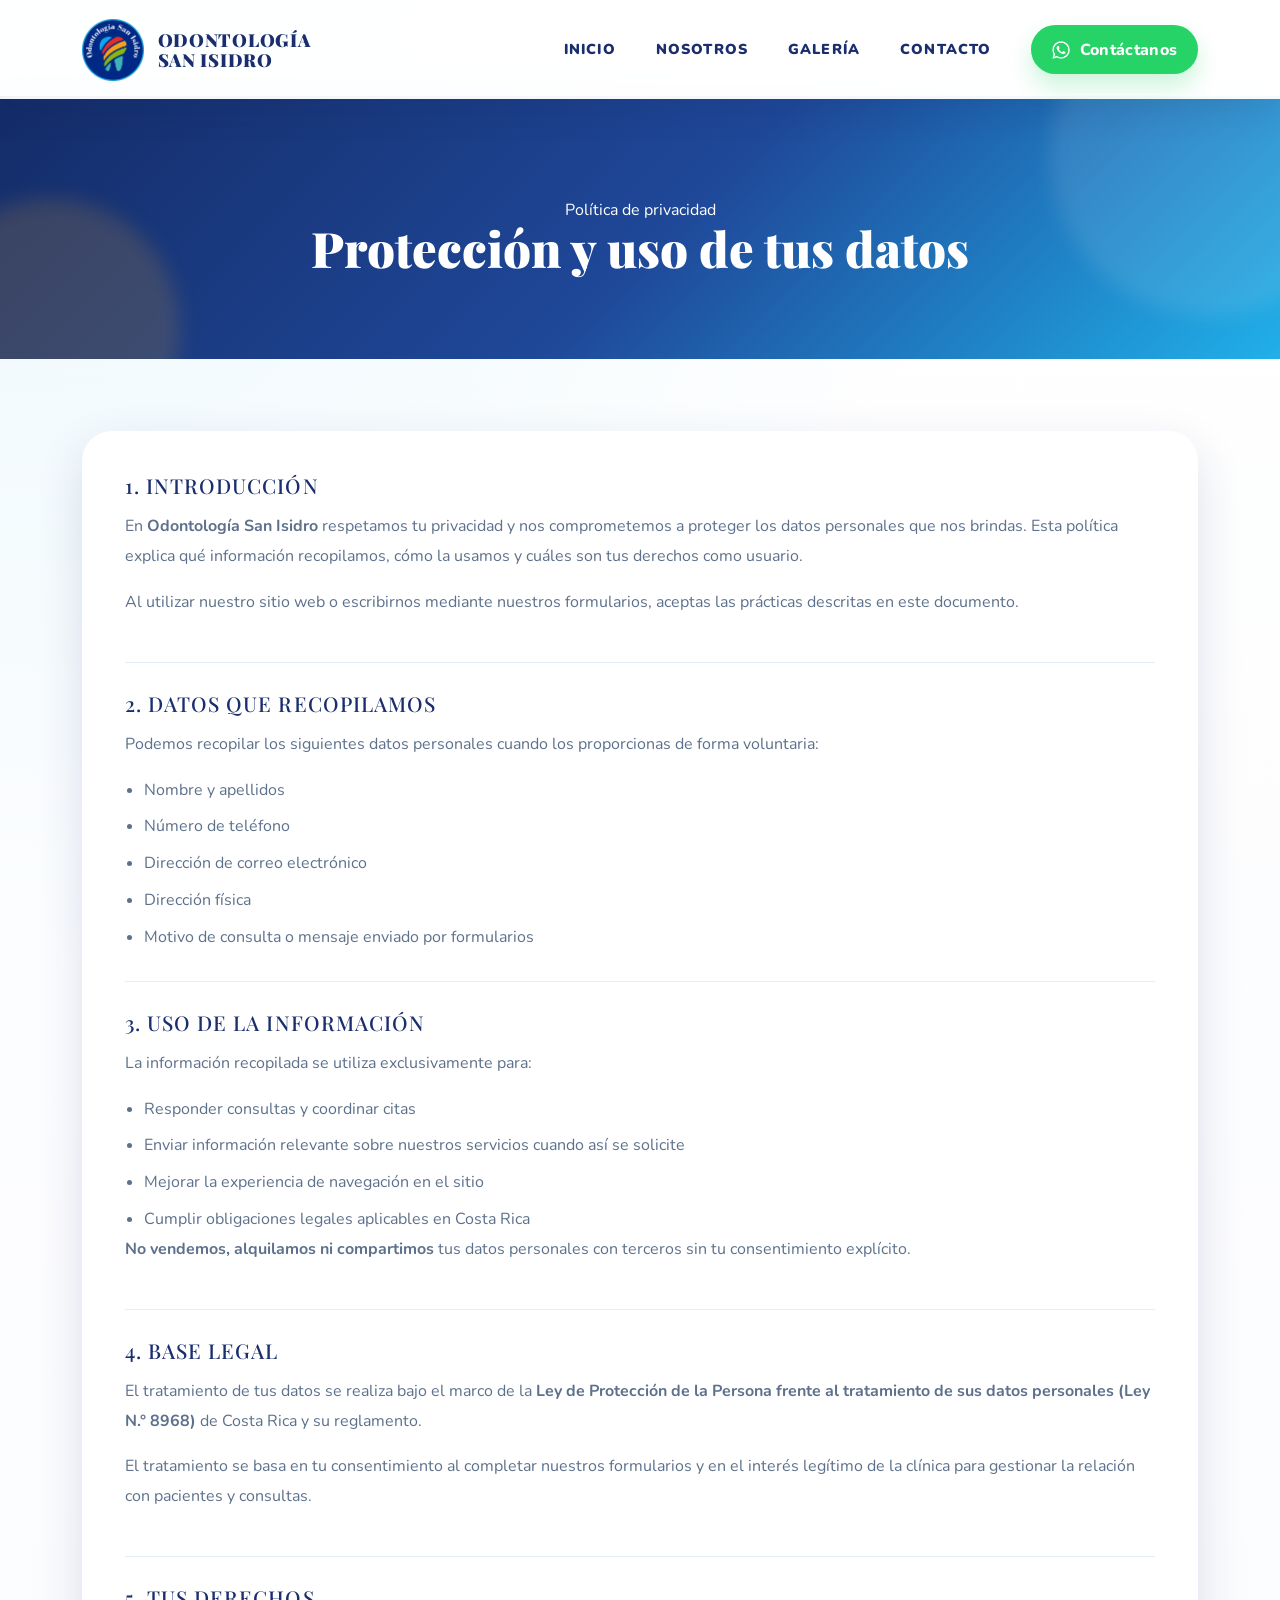
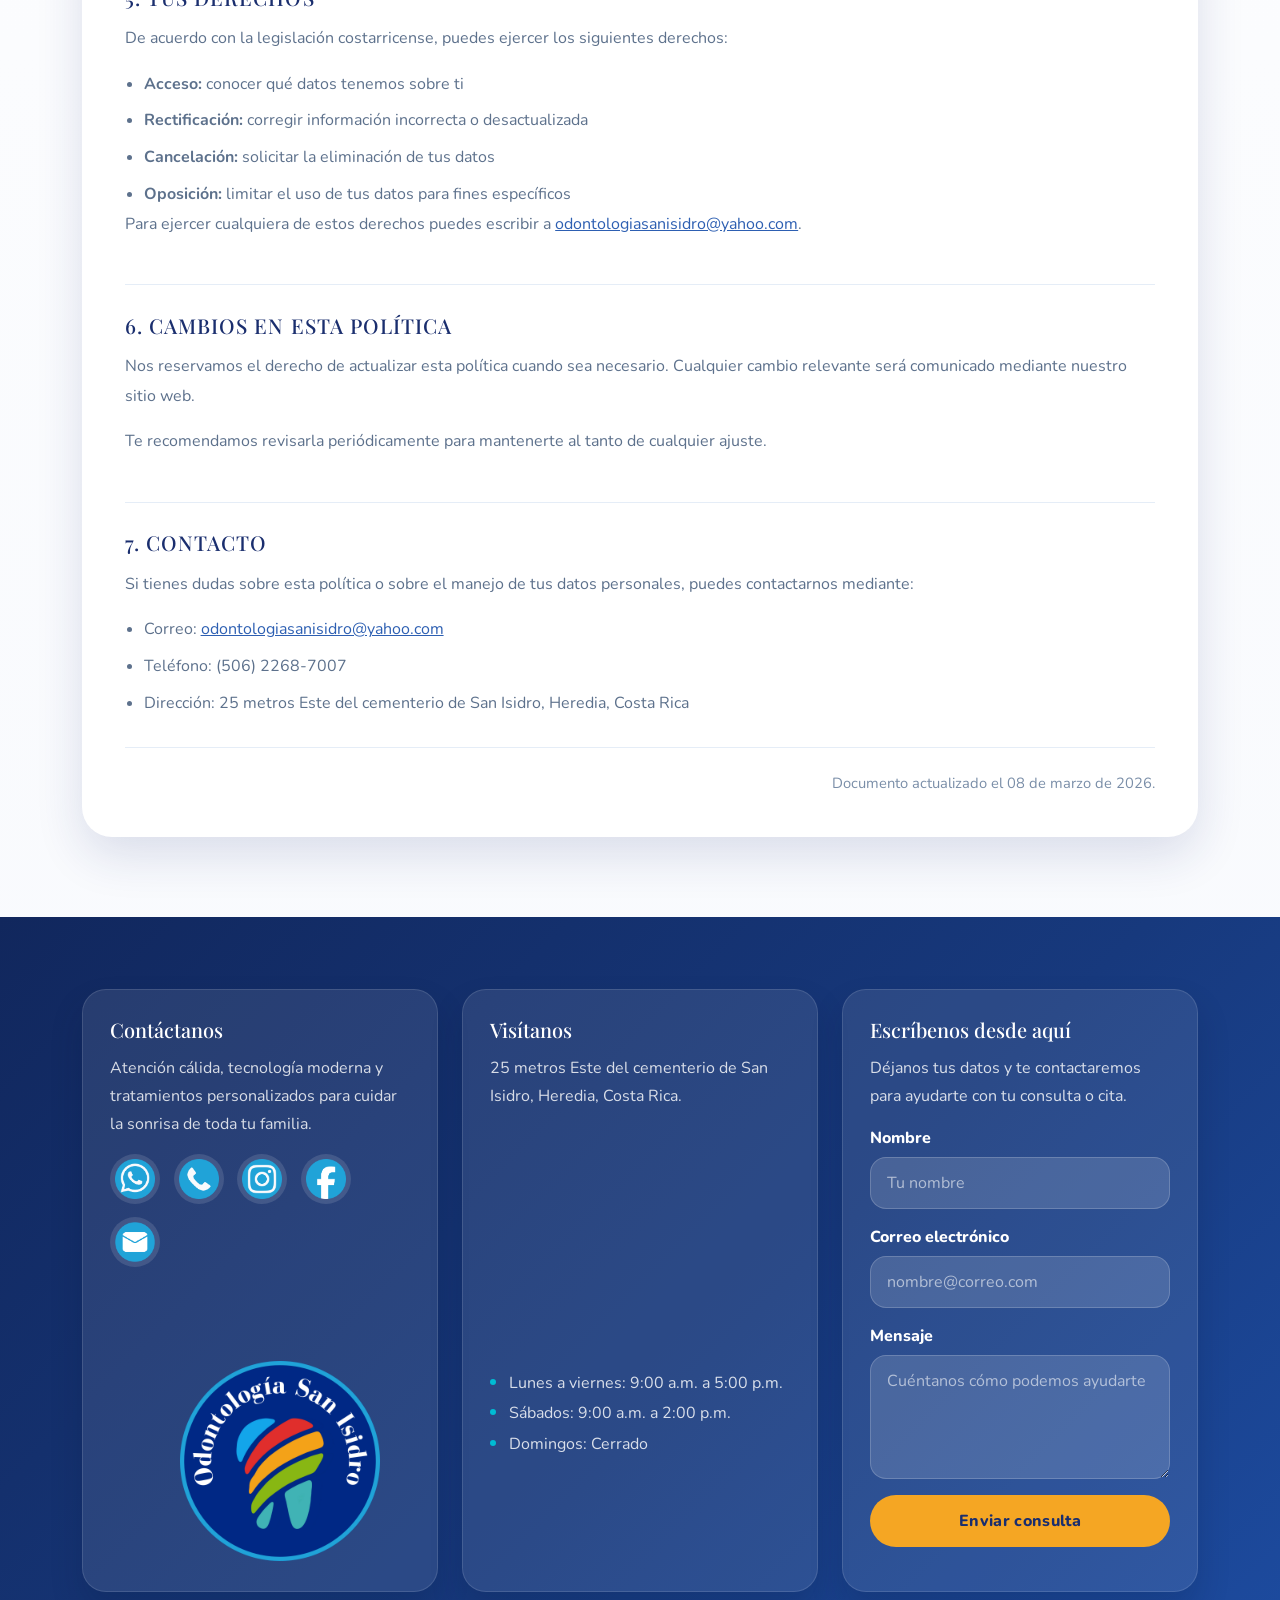
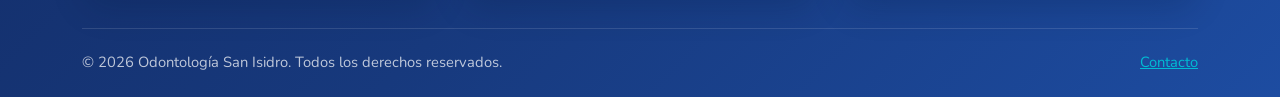
<file: privacidad.html>
<!DOCTYPE html>
<html lang="es">
  <head>
    <meta charset="UTF-8">
    <meta name="viewport" content="width=device-width, initial-scale=1.0">
    <meta name="author" content="Iris Bejarano Durán">
    <meta name="owner" content="Odontología San Isidro">
    <meta name="description" content="Política de privacidad de Odontología San Isidro sobre el tratamiento de datos personales y el uso de formularios de contacto.">
    <meta name="keywords" content="política de privacidad, datos personales, odontología, Costa Rica">
    <meta name="robots" content="index, follow">
    <link rel="stylesheet" href="css/bootstrap.min.css">
    <link rel="stylesheet" href="css/styles.css">
    <link rel="shortcut icon" href="img/logos/logoOSI.ico" type="image/x-icon">
    <title>Política de Privacidad | Odontología San Isidro</title>
  </head>
  <body>
    <header>
      <nav class="navbar navbar-expand-lg fixed-top navbar-shell">
        <div class="container">
          <a class="navbar-brand brand-lockup" href="index.html">
            <img src="img/logos/LogoOSI.png" alt="Logo de Odontología San Isidro">
            <span class="brand-text">ODONTOLOGÍA<br>SAN ISIDRO</span>
          </a>

          <button class="navbar-toggler" type="button" data-bs-toggle="collapse" data-bs-target="#mainNav" aria-controls="mainNav" aria-expanded="false" aria-label="Abrir navegación">
            <span class="navbar-toggler-icon"></span>
          </button>

          <div class="collapse navbar-collapse" id="mainNav">
            <ul class="navbar-nav ms-auto align-items-lg-center gap-lg-2">
              <li class="nav-item">
                <a class="nav-link" href="index.html">Inicio</a>
              </li>
              <li class="nav-item">
                <a class="nav-link" href="nosotros.html">Nosotros</a>
              </li>
              <li class="nav-item">
                <a class="nav-link" href="galeria.html">Galería</a>
              </li>
              <li class="nav-item">
                <a class="nav-link" href="contacto.html">Contacto</a>
              </li>
              <li class="nav-item ms-lg-3">
                <a class="btn btn-whatsapp" href="https://wa.me/50689914444" target="_blank" rel="noopener">
                  <img src="img/whatsapp.png" alt="Ícono de WhatsApp">
                  <span>Contáctanos</span>
                </a>
              </li>
            </ul>
          </div>
        </div>
      </nav>
    </header>

    <main>
      <section class="page-hero">
        <div class="container text-center">
          <span class="hero-chip">Política de privacidad</span>
          <h1 class="section-title text-white">Protección y uso de tus datos</h1>
        </div>
      </section>

      <section class="privacy-wrapper">
        <div class="container">
          <div class="privacy-card">
            <section class="privacy-section">
              <h2>1. Introducción</h2>
              <p>En <strong>Odontología San Isidro</strong> respetamos tu privacidad y nos comprometemos a proteger los datos personales que nos brindas. Esta política explica qué información recopilamos, cómo la usamos y cuáles son tus derechos como usuario.</p>
              <p>Al utilizar nuestro sitio web o escribirnos mediante nuestros formularios, aceptas las prácticas descritas en este documento.</p>
            </section>

            <section class="privacy-section">
              <h2>2. Datos que recopilamos</h2>
              <p>Podemos recopilar los siguientes datos personales cuando los proporcionas de forma voluntaria:</p>
              <ul>
                <li>Nombre y apellidos</li>
                <li>Número de teléfono</li>
                <li>Dirección de correo electrónico</li>
                <li>Dirección física</li>
                <li>Motivo de consulta o mensaje enviado por formularios</li>
              </ul>
            </section>

            <section class="privacy-section">
              <h2>3. Uso de la información</h2>
              <p>La información recopilada se utiliza exclusivamente para:</p>
              <ul>
                <li>Responder consultas y coordinar citas</li>
                <li>Enviar información relevante sobre nuestros servicios cuando así se solicite</li>
                <li>Mejorar la experiencia de navegación en el sitio</li>
                <li>Cumplir obligaciones legales aplicables en Costa Rica</li>
              </ul>
              <p><strong>No vendemos, alquilamos ni compartimos</strong> tus datos personales con terceros sin tu consentimiento explícito.</p>
            </section>

            <section class="privacy-section">
              <h2>4. Base legal</h2>
              <p>El tratamiento de tus datos se realiza bajo el marco de la <strong>Ley de Protección de la Persona frente al tratamiento de sus datos personales (Ley N.° 8968)</strong> de Costa Rica y su reglamento.</p>
              <p>El tratamiento se basa en tu consentimiento al completar nuestros formularios y en el interés legítimo de la clínica para gestionar la relación con pacientes y consultas.</p>
            </section>

            <section class="privacy-section">
              <h2>5. Tus derechos</h2>
              <p>De acuerdo con la legislación costarricense, puedes ejercer los siguientes derechos:</p>
              <ul>
                <li><strong>Acceso:</strong> conocer qué datos tenemos sobre ti</li>
                <li><strong>Rectificación:</strong> corregir información incorrecta o desactualizada</li>
                <li><strong>Cancelación:</strong> solicitar la eliminación de tus datos</li>
                <li><strong>Oposición:</strong> limitar el uso de tus datos para fines específicos</li>
              </ul>
              <p>Para ejercer cualquiera de estos derechos puedes escribir a <a href="mailto:odontologiasanisidro@yahoo.com">odontologiasanisidro@yahoo.com</a>.</p>
            </section>

            <section class="privacy-section">
              <h2>6. Cambios en esta política</h2>
              <p>Nos reservamos el derecho de actualizar esta política cuando sea necesario. Cualquier cambio relevante será comunicado mediante nuestro sitio web.</p>
              <p>Te recomendamos revisarla periódicamente para mantenerte al tanto de cualquier ajuste.</p>
            </section>

            <section class="privacy-section">
              <h2>7. Contacto</h2>
              <p>Si tienes dudas sobre esta política o sobre el manejo de tus datos personales, puedes contactarnos mediante:</p>
              <ul>
                <li>Correo: <a href="mailto:odontologiasanisidro@yahoo.com">odontologiasanisidro@yahoo.com</a></li>
                <li>Teléfono: (506) 2268-7007</li>
                <li>Dirección: 25 metros Este del cementerio de San Isidro, Heredia, Costa Rica</li>
              </ul>
            </section>

            <p class="privacy-date">Documento actualizado el 08 de marzo de 2026.</p>
          </div>
        </div>
      </section>
    </main>

    <footer class="site-footer">
      <div class="container">
        <div class="row g-4 footer-grid">
          <div class="col-lg-4">
            <div class="footer-brand footer-card">
              <h3>Contáctanos</h3>
              <p>Atención cálida, tecnología moderna y tratamientos personalizados para cuidar la sonrisa de toda tu familia.</p>
              <div class="social-links">
                <a class="social-link" href="https://wa.me/50689914444" title="WhatsApp" aria-label="WhatsApp" target="_blank" rel="noopener">
                  <img src="img/footer/whatsapp.png" alt="WhatsApp">
                </a>
                <a class="social-link" href="tel:+50622687007" title="Teléfono" aria-label="Teléfono">
                  <img src="img/footer/telefono.png" alt="Teléfono">
                </a>
                <a class="social-link" href="https://www.instagram.com/odontologiasanisidroheredia/" title="Instagram" aria-label="Instagram" target="_blank" rel="noopener">
                  <img src="img/footer/instagram.png" alt="Instagram">
                </a>
                <a class="social-link" href="https://www.facebook.com/OSIdentista?locale=es_LA" title="Facebook" aria-label="Facebook" target="_blank" rel="noopener">
                  <img src="img/footer/facebook.png" alt="Facebook">
                </a>
                <a class="social-link" href="mailto:odontologiasanisidro@yahoo.com" title="Correo electrónico" aria-label="Correo electrónico">
                  <img src="img/footer/email.png" alt="Correo electrónico">
                </a>
                <img class="logo-footer" src="img/logos/LogoOSI.png" alt="Logo de Odontología San Isidro">
              </div>
            </div>
          </div>

          <div class="col-lg-4">
            <div class="footer-card h-100">
              <h3>Visítanos</h3>
              <p>25 metros Este del cementerio de San Isidro, Heredia, Costa Rica.</p>
              <div class="mapa-embed ratio ratio-4x3">
                <iframe src="https://www.google.com/maps/embed?pb=!1m14!1m8!1m3!1d1651.9705810717533!2d-84.05519433556701!3d10.01104892174912!3m2!1i1024!2i768!4f13.1!3m3!1m2!1s0x8fa0e5df05b0f059%3A0xe1b28909065c29e3!2sOdontolog%C3%ADa%20San%20Isidro!5e0!3m2!1ses-419!2scr!4v1772909238999!5m2!1ses-419!2scr" style="border:0;" allowfullscreen="" loading="lazy" referrerpolicy="no-referrer-when-downgrade" title="Mapa de Odontología San Isidro"></iframe>
              </div>
              <ul class="footer-hours">
                <li>Lunes a viernes: 9:00 a.m. a 5:00 p.m.</li>
                <li>Sábados: 9:00 a.m. a 2:00 p.m.</li>
                <li>Domingos: Cerrado</li>
              </ul>
            </div>
          </div>

          <div class="col-lg-4">
            <div class="footer-form-card h-100">
              <h3>Escríbenos desde aquí</h3>
              <p>Déjanos tus datos y te contactaremos para ayudarte con tu consulta o cita.</p>
              <form class="footer-contact-form row g-3 needs-validation" data-form-type="footer" data-success-message="Gracias por escribirnos. Te responderemos pronto." novalidate>
                <div class="col-12">
                  <label class="form-label" for="footerNombre">Nombre</label>
                  <input class="form-control" type="text" id="footerNombre" name="nombre" placeholder="Tu nombre" required>
                  <div class="invalid-feedback">Por favor ingresa tu nombre.</div>
                </div>
                <div class="col-12">
                  <label class="form-label" for="footerCorreo">Correo electrónico</label>
                  <input class="form-control" type="email" id="footerCorreo" name="correo" placeholder="nombre@correo.com" required>
                  <div class="invalid-feedback">Ingresa un correo válido.</div>
                </div>
                <div class="col-12">
                  <label class="form-label" for="footerMensaje">Mensaje</label>
                  <textarea class="form-control" id="footerMensaje" name="mensaje" rows="4" placeholder="Cuéntanos cómo podemos ayudarte" required></textarea>
                  <div class="invalid-feedback">Escribe un mensaje breve.</div>
                </div>
                <div class="col-12">
                  <button class="btn btn-footer-submit w-100" type="submit">Enviar consulta</button>
                </div>
                <div class="col-12">
                  <div class="form-status" role="status" aria-live="polite"></div>
                </div>
              </form>
            </div>
          </div>
        </div>

        <div class="footer-bottom">
          <span>&copy; 2026 Odontología San Isidro. Todos los derechos reservados.</span>
          <span><a href="contacto.html">Contacto</a></span>
        </div>
      </div>
    </footer>

    <script src="js/bootstrap.bundle.min.js"></script>
    <script src="js/main.js"></script>
  </body>
</html>
</file>
<file: css/styles.css>
/* =============================================
   STYLES.CSS - Archivo Principal de Estilos
   Llama a todos los archivos CSS del proyecto
   Odontología San Isidro
   ============================================= */

/* === BASE: Variables, reset y estilos globales === */
@import url('base.css');

/* === HEADER: Header fijo, nav y menú hamburguesa === */
@import url('header.css');

/* === INDEX: Banner, tratamientos, elegirnos, casos === */
@import url('index.css');

/* === NOSOTROS: Equipo, misión, visión y valores === */
@import url('nosotros.css');

/* === GALERÍA: Grid de casos y filtros === */
@import url('galeria.css');

/* === CONTACTO: Formulario completo e info === */
@import url('contacto.css');

/* === FOOTER: Footer compartido en todas las páginas === */
@import url('footer.css');

/* === PRIVACIDAD: Política de privacidad === */
@import url('privacidad.css');

/* === RESPONSIVE: Todos los @media queries === */
@import url('responsive.css');
</file>
